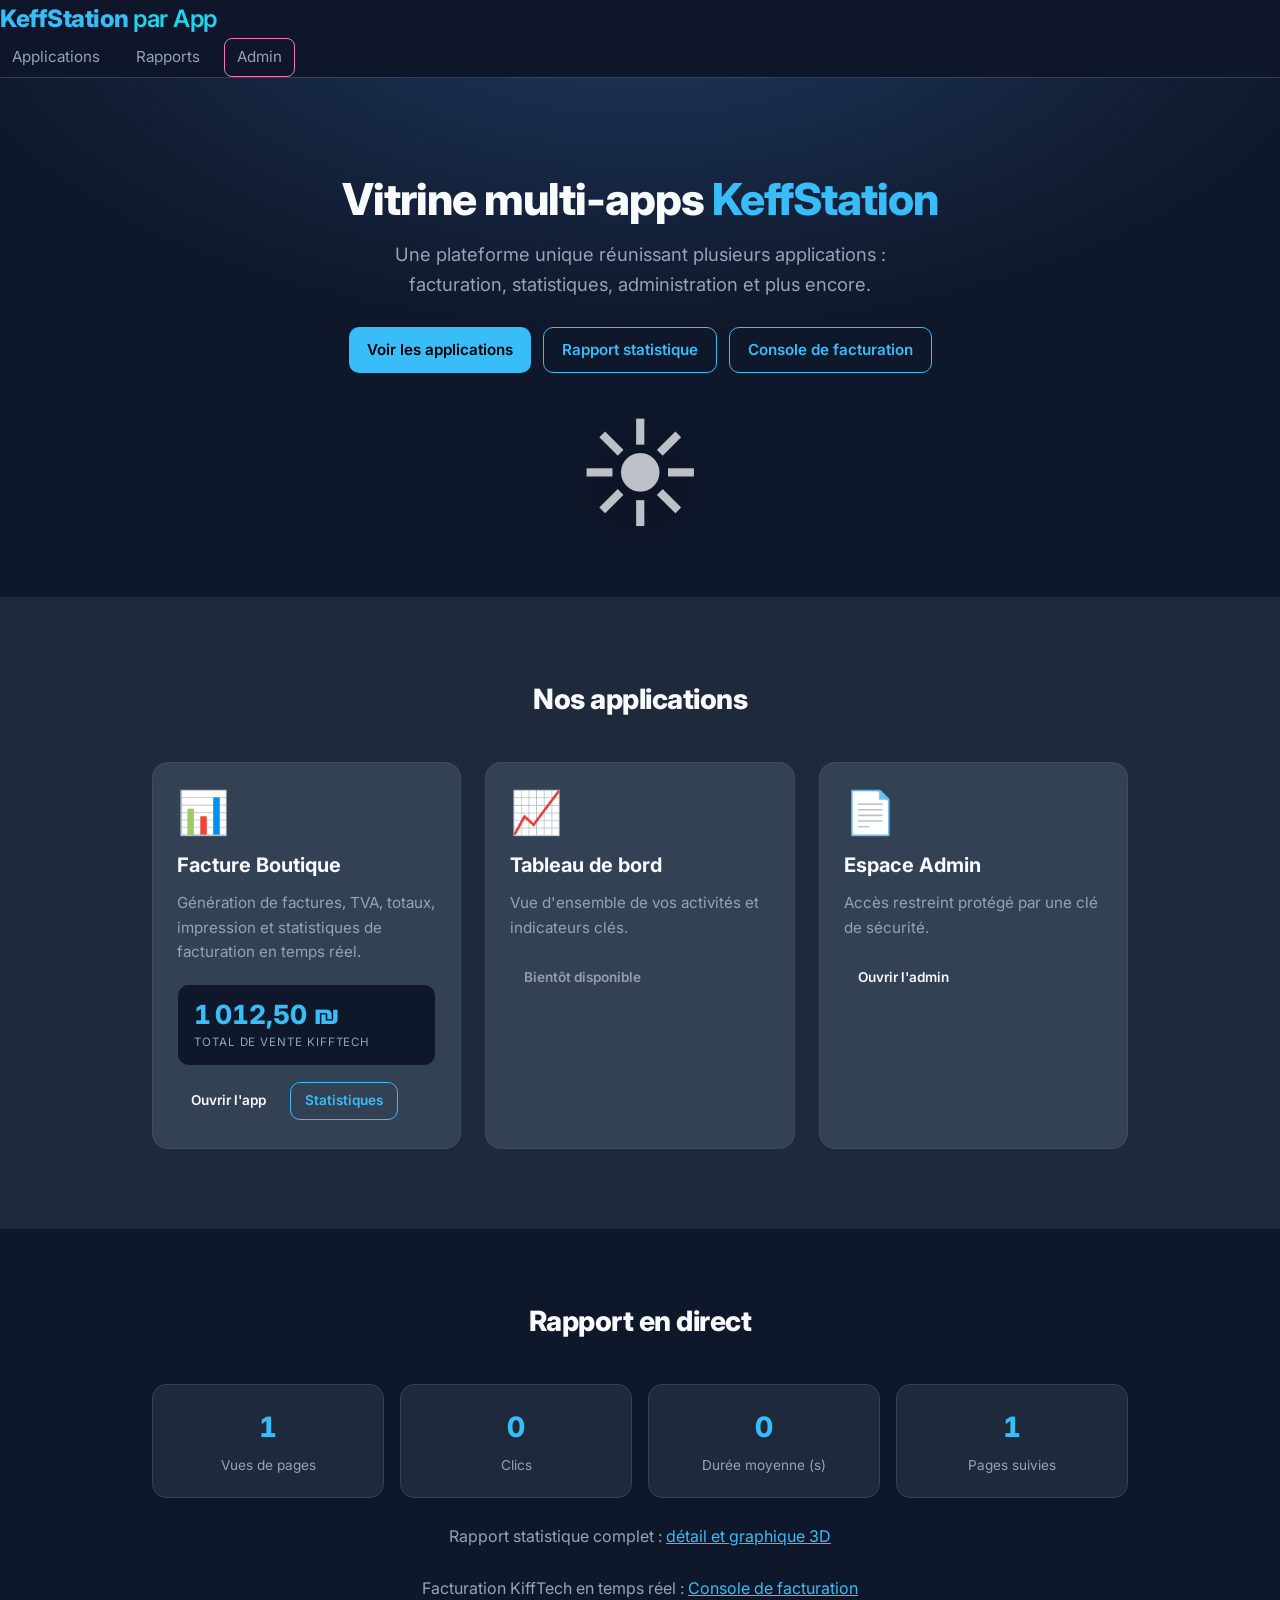
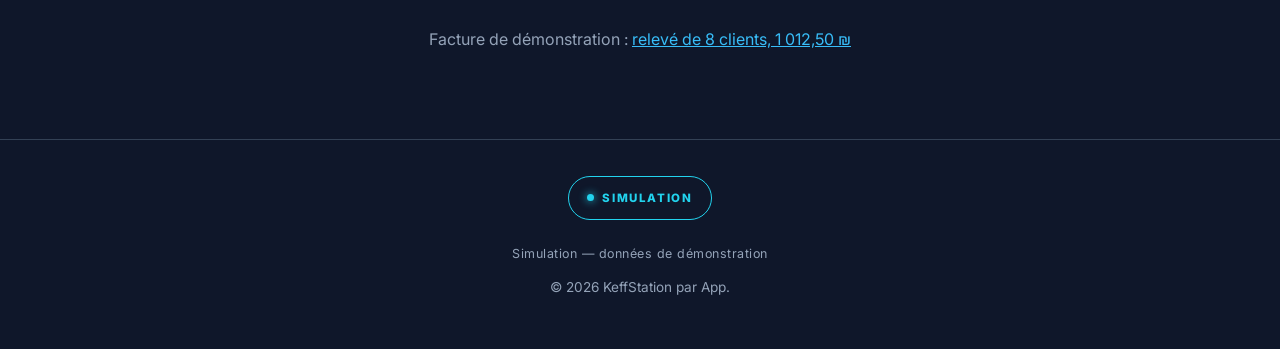
<file: index.html>
<!DOCTYPE html>
<html lang="fr">
<head>
  <meta charset="UTF-8">
  <meta name="viewport" content="width=device-width, initial-scale=1.0">
  <title>KeffStation - Vitrine multi-apps</title>
  <meta http-equiv="refresh" content="0; url=apps/vitrine/index.html">
  <meta name="robots" content="noindex">
  <style>
    body { font-family: system-ui, sans-serif; background:#0f172a; color:#fff; display:flex; align-items:center; justify-content:center; height:100vh; margin:0; }
    .card { background:#1e293b; padding:40px; border-radius:16px; box-shadow:0 20px 50px rgba(0,0,0,.5); text-align:center; border:1px solid #334155; }
    h1 { margin:0 0 12px; color:#38bdf8; }
    p { margin:0 0 20px; color:#cbd5e1; }
    a { color:#38bdf8; text-decoration:none; font-weight:600; }
    a:hover { text-decoration:underline; }
  </style>
</head>
<body>
  <div class="card">
    <h1>KeffStation</h1>
    <p>Redirection vers la vitrine multi-apps&#8230;</p>
    <p>Si vous n'&ecirc;tes pas redirig&eacute;, cliquez : <a href="apps/vitrine/index.html">Aller &agrave; la vitrine</a></p>
  </div>
  <script>location.replace('apps/vitrine/index.html');</script>
</body>
</html>
</file>
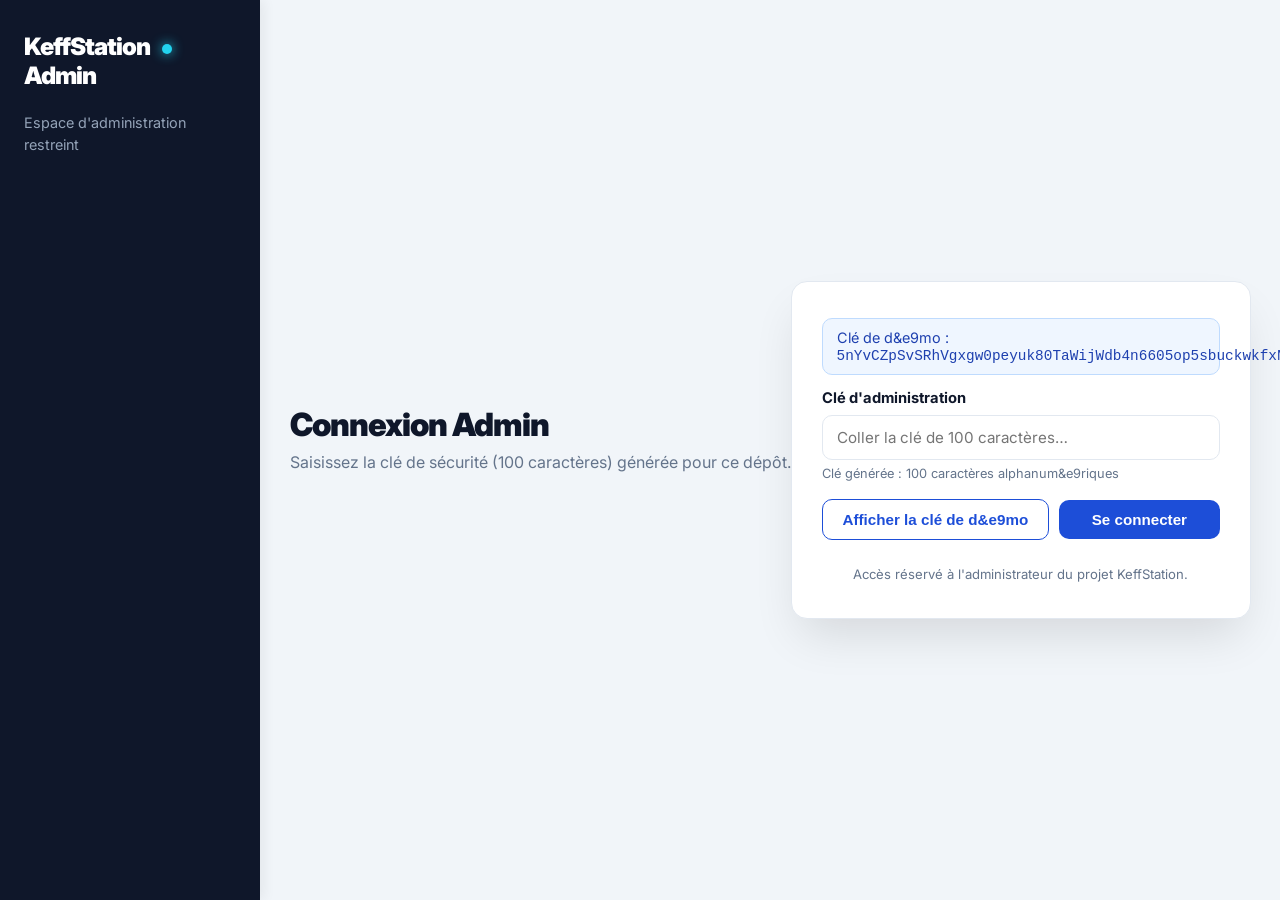
<file: apps/admin/index.html>
<!DOCTYPE html>
<html lang="fr">
<head>
  <meta charset="UTF-8">
  <meta name="viewport" content="width=device-width, initial-scale=1.0">
  <title>Admin - Connexion KeffStation</title>
  <link rel="stylesheet" href="css/style.css">
  <link href="https://fonts.googleapis.com/css2?family=Inter:wght@500;700;900&display=swap" rel="stylesheet">
  <script type="module">
    import { ADMIN_KEY } from './config.js';
    window.__KEFF_ADMIN_KEY = ADMIN_KEY;
  </script>
</head>
<body>

  <div class="admin-shell">
    <aside class="admin-sidebar">
      <div class="brand">KeffStation <span class="dot"></span>Admin</div>
      <p class="sub">Espace d'administration restreint</p>
    </aside>

    <main class="admin-main">
      <header class="admin-header">
        <h1>Connexion Admin</h1>
        <p>Saisissez la clé de sécurité (100 caractères) générée pour ce dépôt.</p>
      </header>

      <div class="card">
        <div class="alert alert-info" id="msgKey" style="display:none;">
          Clé de d&e9mo : <code id="codeKey"></code>
        </div>
        <form id="loginForm">
          <div class="field">
            <label for="adminKey">Clé d'administration</label>
            <input type="password" id="adminKey" name="adminKey" placeholder="Coller la clé de 100 caractères&#8230;" maxlength="200" autocomplete="off" required>
            <span class="hint">Clé générée : 100 caract&egrave;res alphanum&e9riques</span>
          </div>
          <div class="field-actions">
            <button type="button" id="btnShowKey" class="btn ghost">Afficher la clé de d&e9mo</button>
            <button type="submit" class="btn primary">Se connecter</button>
          </div>
          <div id="error" class="alert alert-error" style="display:none;">Clé incorrecte. Vérifiez la saisie.</div>
        </form>
        <div class="footer-note">
          Acc&egrave;s r&eacute;servé à l'administrateur du projet KeffStation.
        </div>
      </div>
    </main>
  </div>

  <script type="module" src="js/script.js"></script>
</body>
</html>
</file>
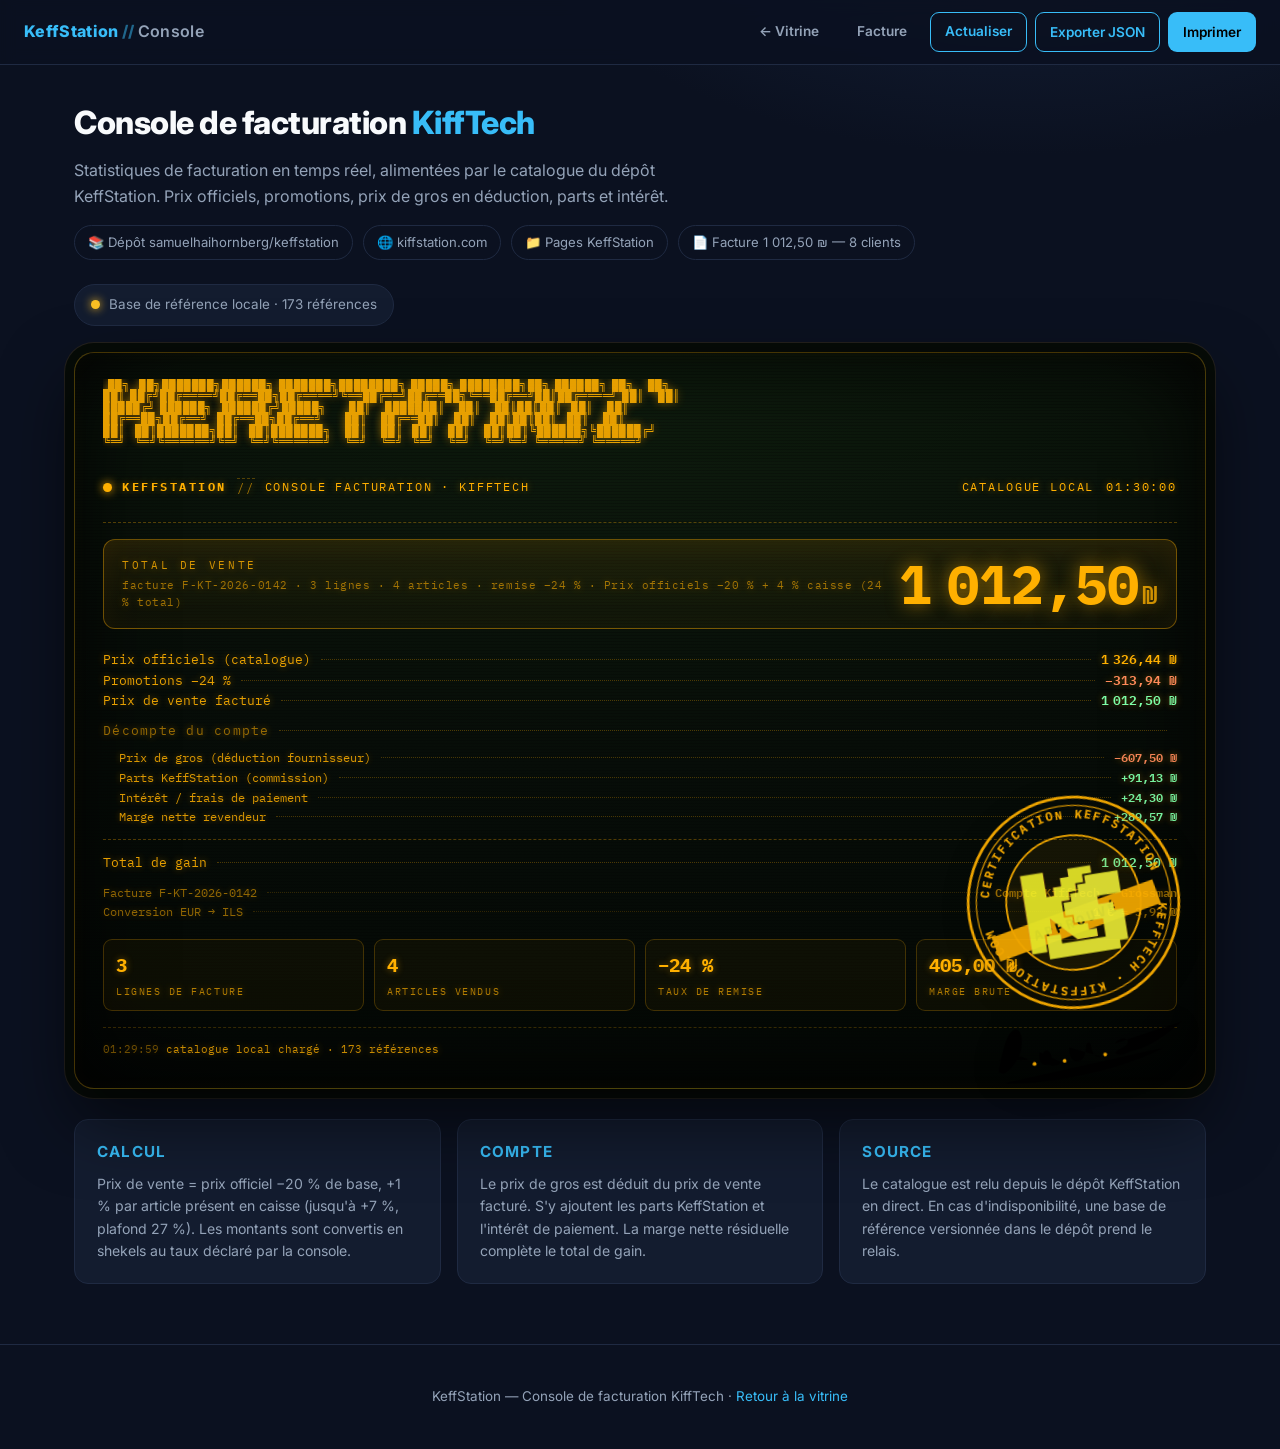
<file: apps/console/index.html>
<!DOCTYPE html>
<html lang="fr">
<head>
  <meta charset="UTF-8">
  <meta name="viewport" content="width=device-width, initial-scale=1.0">
  <title>Console de facturation - KeffStation x KiffTech</title>
  <meta name="description" content="Console KeffStation : statistiques de facturation KiffTech en temps reel, promotions, prix officiels, prix de gros, parts et interets.">
  <link rel="stylesheet" href="../shared/kifftech-console.css">
  <link rel="stylesheet" href="css/style.css">
  <link rel="preconnect" href="https://fonts.googleapis.com">
  <link rel="preconnect" href="https://fonts.gstatic.com" crossorigin>
  <link href="https://fonts.googleapis.com/css2?family=IBM+Plex+Mono:wght@400;600;700&family=VT323&family=Inter:wght@400;600;800&display=swap" rel="stylesheet">
</head>
<body>

  <nav class="topbar">
    <a class="brand" href="../vitrine/index.html">KeffStation <span class="sep">//</span> <span class="brand-sub">Console</span></a>
    <div class="topbar-actions">
      <a class="btn ghost" href="../vitrine/index.html">&#8592; Vitrine</a>
      <a class="btn ghost" href="../factureboutique/index.html">Facture</a>
      <a class="btn outline" id="btnSync" href="#" rel="noopener">Actualiser</a>
      <button class="btn outline" id="btnExport" type="button">Exporter JSON</button>
      <button class="btn primary" id="btnPrint" type="button">Imprimer</button>
    </div>
  </nav>

  <main class="shell">
    <section class="hero">
      <div class="hero-left">
        <h1>Console de facturation <span class="accent">KiffTech</span></h1>
        <p>Statistiques de facturation en temps r&eacute;el, aliment&eacute;es par le catalogue du d&eacute;p&ocirc;t KeffStation. Prix officiels, promotions, prix de gros en d&eacute;duction, parts et int&eacute;r&ecirc;t.</p>
        <div class="liens">
          <a class="lien" id="lienDepot" href="https://github.com/samuelhaihornberg/keffstation" target="_blank" rel="noopener">&#128279; D&eacute;p&ocirc;t keffstation</a>
          <a class="lien" id="lienSite" href="https://kiffstation.com" target="_blank" rel="noopener">&#127760; kiffstation.com</a>
          <a class="lien" id="lienPages" href="https://samuelhaihornberg.github.io/keffstation/" target="_blank" rel="noopener">&#128193; Pages KeffStation</a>
          <a class="lien" href="../simulation/index.html">&#128196; Facture 1 012,50 &#8362; &mdash; 8 clients</a>
        </div>
      </div>
      <div class="hero-right">
        <div class="puce" id="puceSource">
          <span class="pastille"></span>
          <span id="puceTexte">Connexion au catalogue…</span>
        </div>
      </div>
    </section>

    <section id="consoleZone" class="console-zone"></section>

    <section class="notes">
      <div class="note">
        <h3>Calcul</h3>
        <p>Prix de vente = prix officiel &minus;20 % de base, +1 % par article pr&eacute;sent en caisse (jusqu'&agrave; +7 %, plafond 27 %). Les montants sont convertis en shekels au taux d&eacute;clar&eacute; par la console.</p>
      </div>
      <div class="note">
        <h3>Compte</h3>
        <p>Le prix de gros est d&eacute;duit du prix de vente factur&eacute;. S'y ajoutent les parts KeffStation et l'int&eacute;r&ecirc;t de paiement. La marge nette r&eacute;siduelle compl&egrave;te le total de gain.</p>
      </div>
      <div class="note">
        <h3>Source</h3>
        <p>Le catalogue est relu depuis le d&eacute;p&ocirc;t KeffStation en direct. En cas d'indisponibilit&eacute;, une base de r&eacute;f&eacute;rence versionn&eacute;e dans le d&eacute;p&ocirc;t prend le relais.</p>
      </div>
    </section>
  </main>

  <footer class="footer">
    <p>KeffStation &mdash; Console de facturation KiffTech &middot; <a href="../vitrine/index.html">Retour &agrave; la vitrine</a></p>
  </footer>

  <script src="../shared/kifftech-engine.js"></script>
  <script src="../shared/kifftech-console.js"></script>
  <script src="js/script.js"></script>
</body>
</html>
</file>
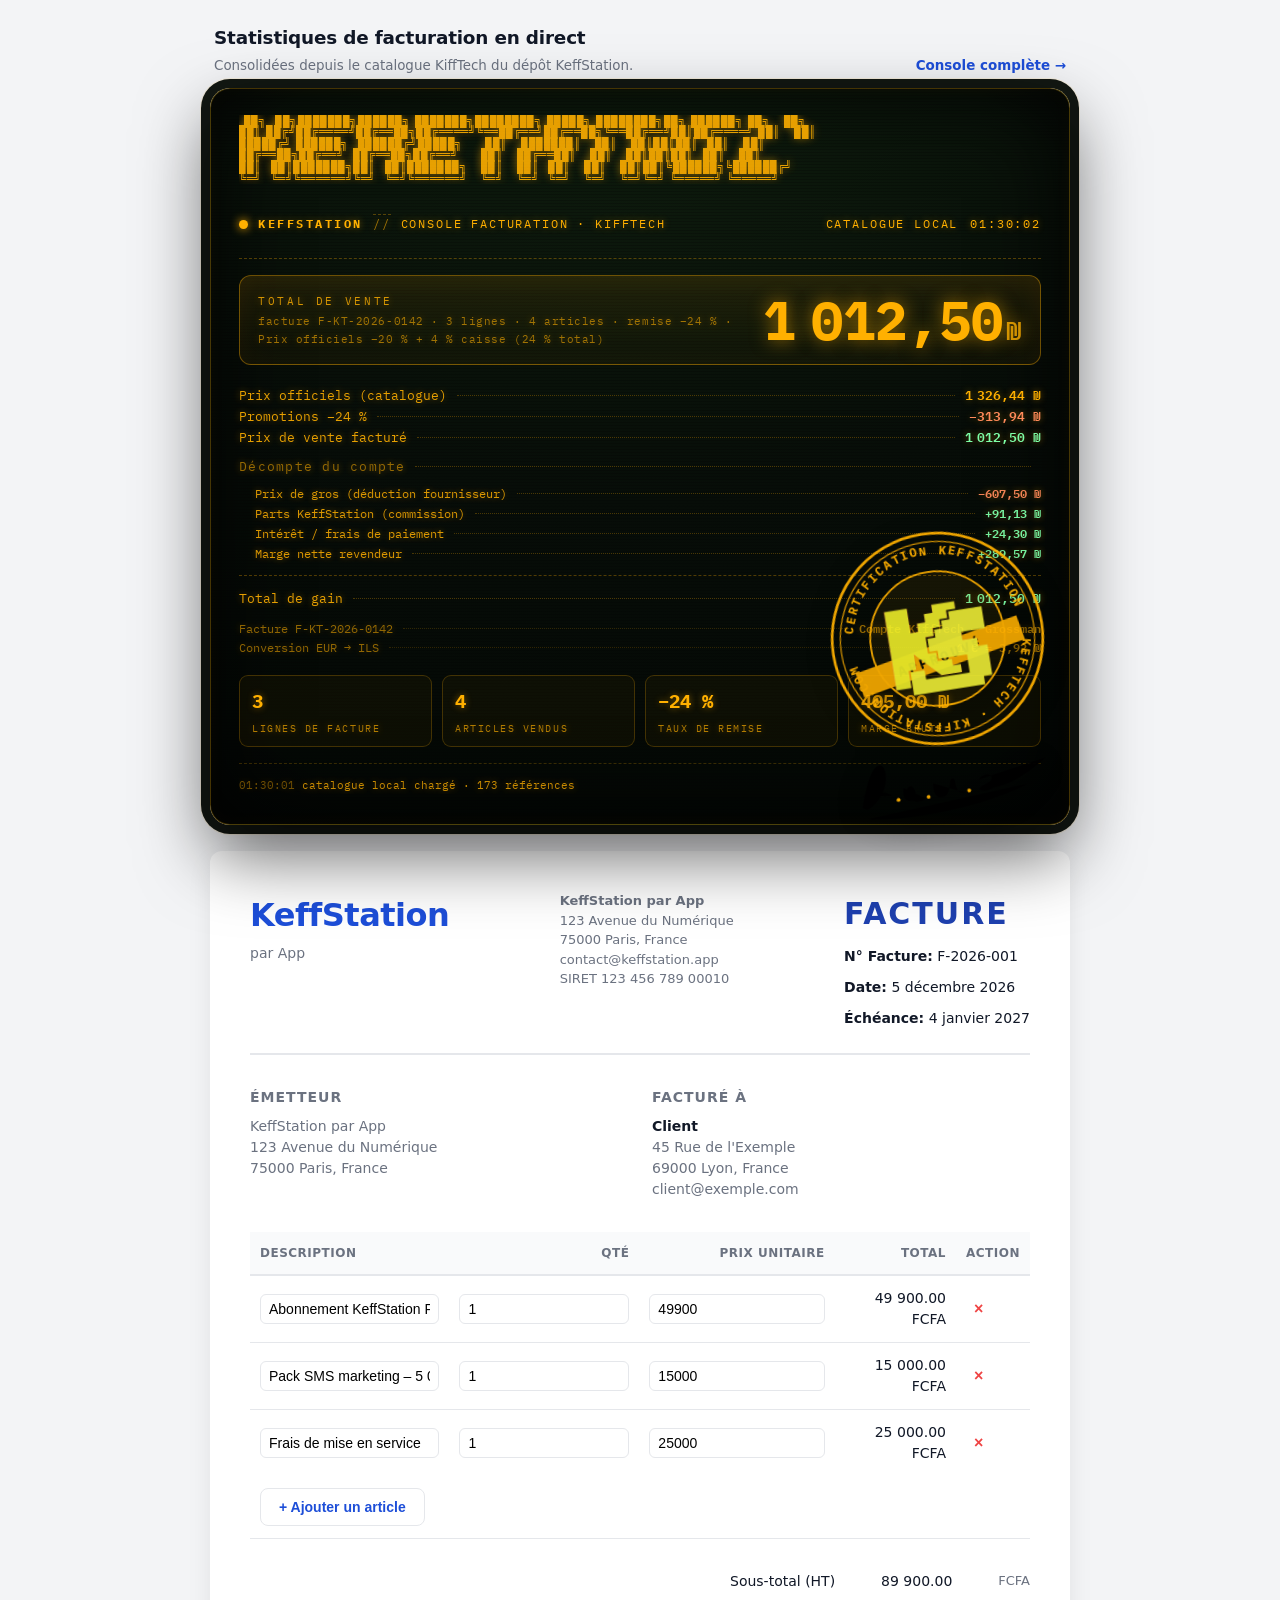
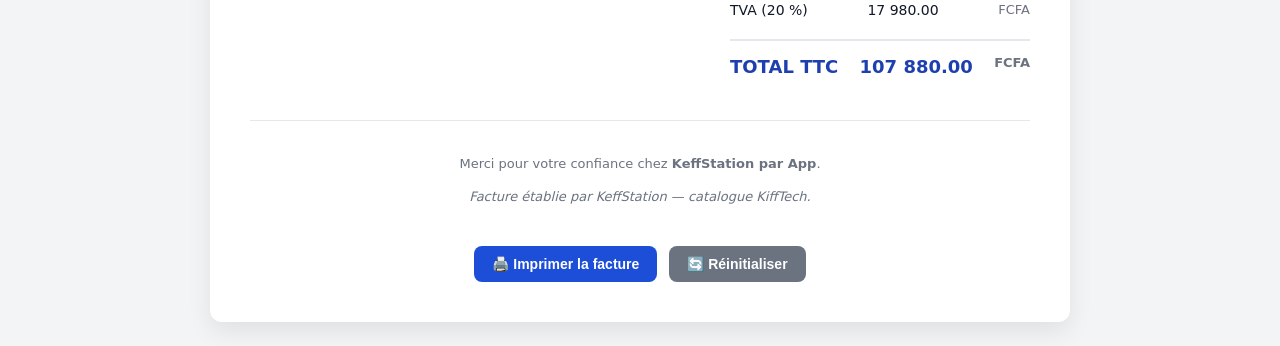
<file: apps/factureboutique/index.html>
<!DOCTYPE html>
<html lang="fr">
<head>
  <meta charset="UTF-8">
  <meta name="viewport" content="width=device-width, initial-scale=1.0">
  <title>Facture - KeffStation par App</title>
  <link rel="stylesheet" href="css/style.css">
  <link rel="stylesheet" href="../shared/kifftech-console.css">
  <link rel="preconnect" href="https://fonts.googleapis.com">
  <link rel="preconnect" href="https://fonts.gstatic.com" crossorigin>
  <link href="https://fonts.googleapis.com/css2?family=IBM+Plex+Mono:wght@400;600;700&family=VT323&display=swap" rel="stylesheet">
</head>
<body>

  <section class="console-bloc">
    <div class="console-bloc-tete">
      <div>
        <h2>Statistiques de facturation en direct</h2>
        <p>Consolid&eacute;es depuis le catalogue KiffTech du d&eacute;p&ocirc;t KeffStation.</p>
      </div>
      <a class="console-bloc-lien" href="../console/index.html">Console compl&egrave;te &rarr;</a>
    </div>
    <div id="consoleZone"></div>
  </section>

  <div class="invoice-container">

    <header class="invoice-header">
      <div class="brand">
        <div class="logo">KeffStation</div>
        <div class="subtitle">par App</div>
      </div>
      <div class="company">
        <strong>KeffStation par App</strong><br>
        123 Avenue du Numérique<br>
        75000 Paris, France<br>
        contact@keffstation.app<br>
        SIRET 123 456 789 00010
      </div>
      <div class="meta">
        <h1>FACTURE</h1>
        <div class="meta-grid">
          <div><strong>N° Facture:</strong> <span id="invoice-number">F-2026-001</span></div>
          <div><strong>Date:</strong> <span id="invoice-date"></span></div>
          <div><strong>Échéance:</strong> <span id="invoice-due"></span></div>
        </div>
      </div>
    </header>

    <div class="parties">
      <div class="party from">
        <h3>Émetteur</h3>
        <div id="from-details">
          KeffStation par App<br>
          123 Avenue du Numérique<br>
          75000 Paris, France
        </div>
      </div>
      <div class="party to">
        <h3>Facturé à</h3>
        <div id="to-details" contenteditable="true">
          <strong>Client</strong><br>
          45 Rue de l'Exemple<br>
          69000 Lyon, France<br>
          client@exemple.com
        </div>
      </div>
    </div>

    <table class="items-table">
      <thead>
        <tr>
          <th>Description</th>
          <th class="right">Qté</th>
          <th class="right">Prix unitaire</th>
          <th class="right">Total</th>
          <th>Action</th>
        </tr>
      </thead>
      <tbody id="items-body"></tbody>
      <tfoot>
        <tr>
          <td colspan="4">
            <button type="button" id="add-row">+ Ajouter un article</button>
          </td>
          <td></td>
        </tr>
      </tfoot>
    </table>

    <div class="totals">
      <div class="total-row">
        <span>Sous-total (HT)</span>
        <span class="right" id="subtotal">0,00</span> <span class="currency">FCFA</span>
      </div>
      <div class="total-row">
        <span>TVA (20 %)</span>
        <span class="right" id="tax">0,00</span> <span class="currency">FCFA</span>
      </div>
      <div class="total-row grand">
        <span>TOTAL TTC</span>
        <span class="right" id="grand-total">0,00</span> <span class="currency">FCFA</span>
      </div>
    </div>

    <div class="footer">
      <p>Merci pour votre confiance chez <strong>KeffStation par App</strong>.</p>
      <p><em>Facture &eacute;tablie par KeffStation &mdash; catalogue KiffTech.</em></p>
    </div>

    <div class="actions">
      <button onclick="window.print()">🖨️ Imprimer la facture</button>
      <button id="reset-form">🔄 Réinitialiser</button>
    </div>

  </div>

  <script src="../shared/kifftech-engine.js"></script>
  <script src="../shared/kifftech-console.js"></script>
  <script src="js/script.js"></script>
</body>
</html>
</file>
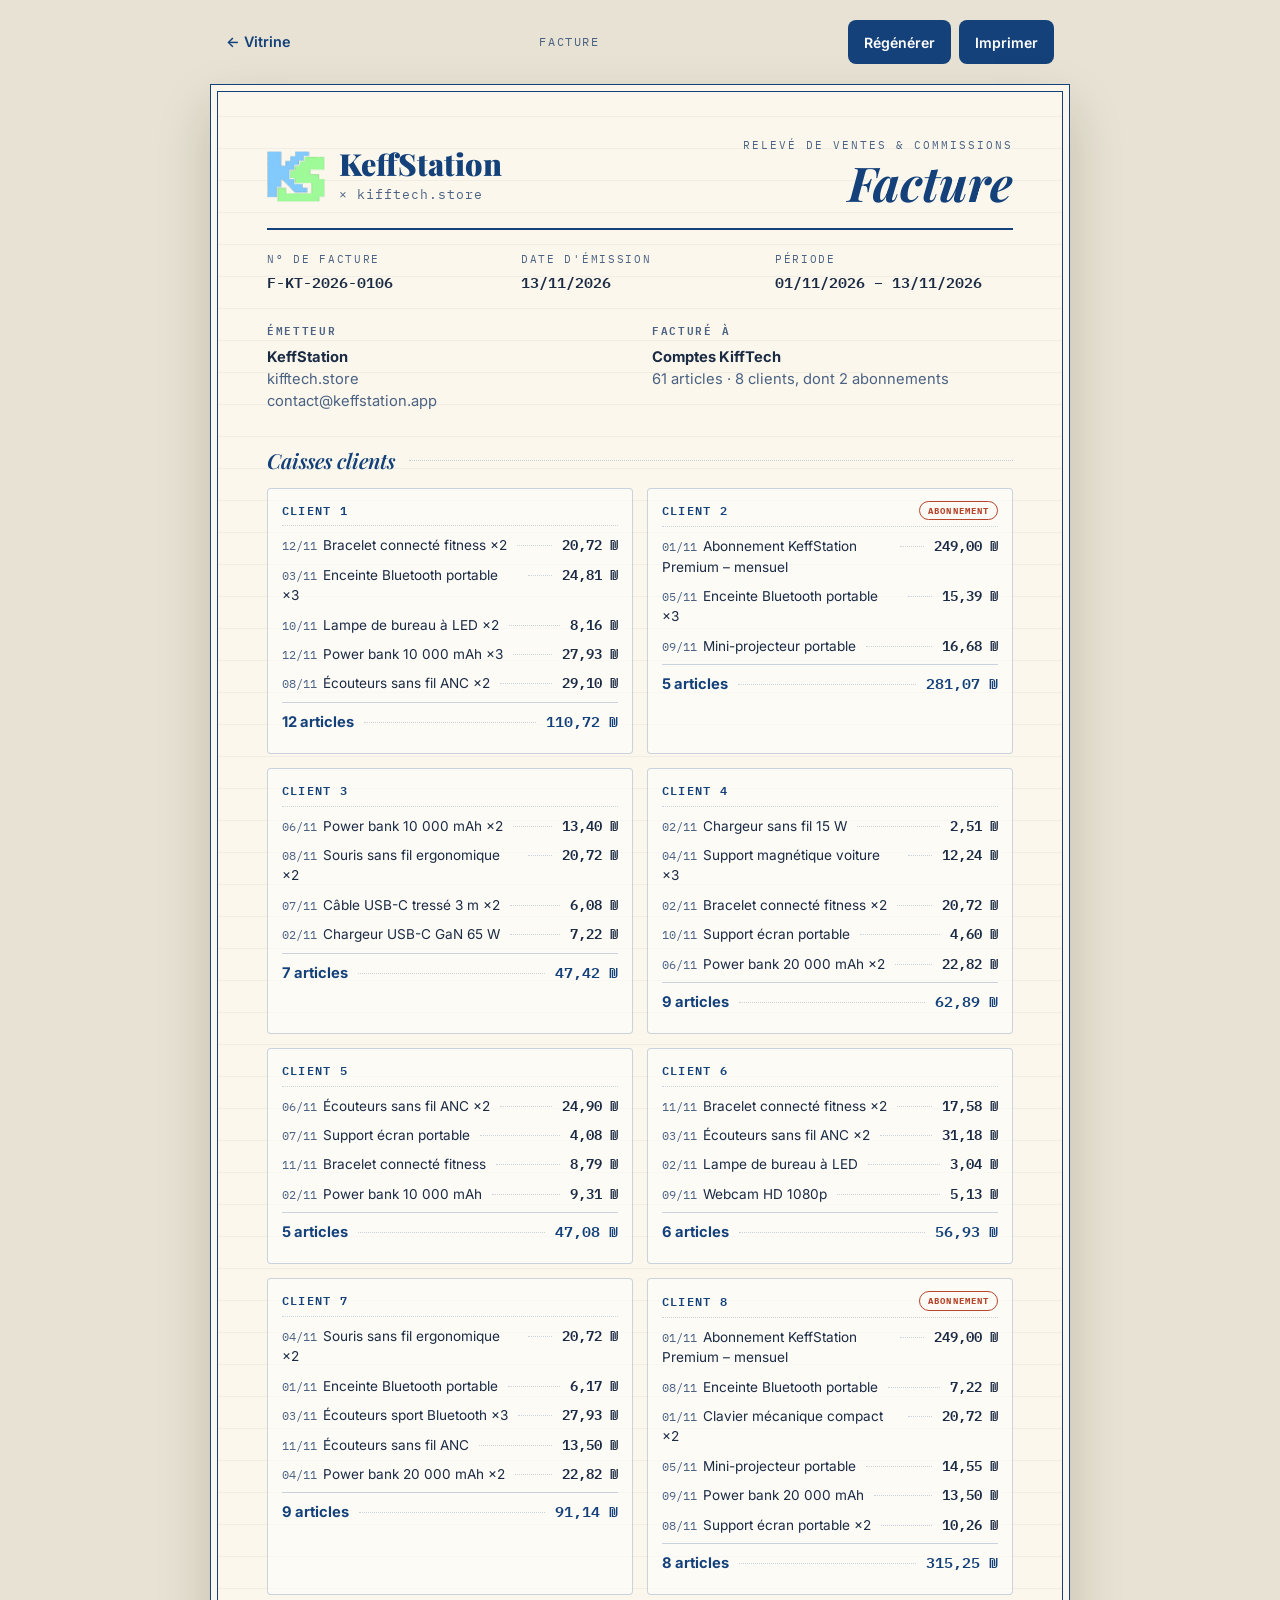
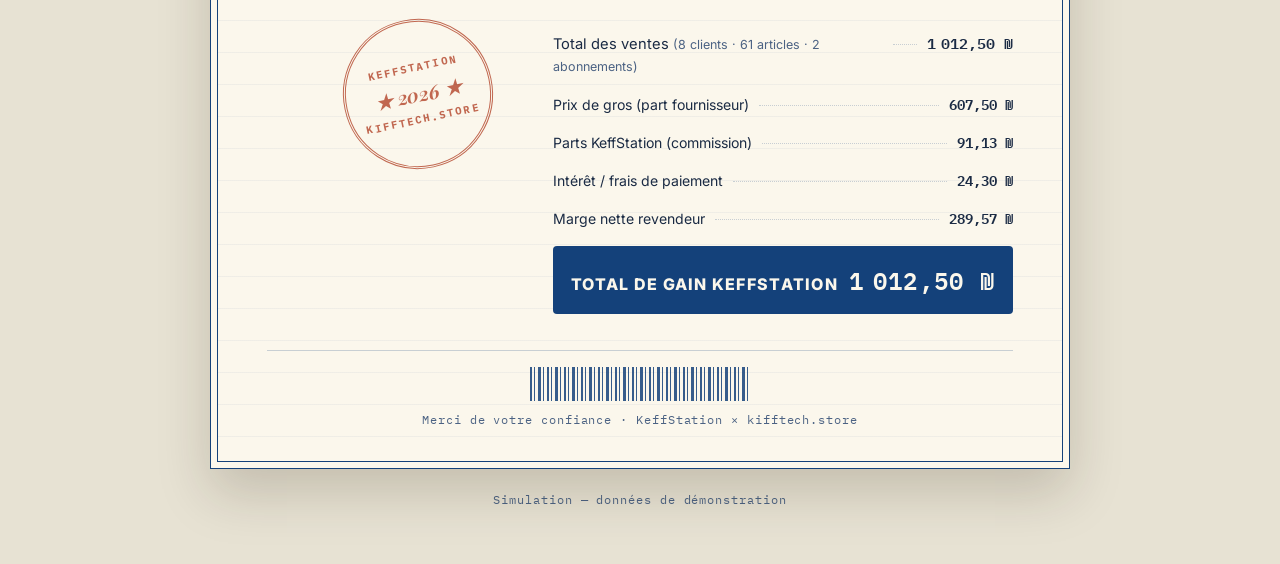
<file: apps/simulation/index.html>
<!DOCTYPE html>
<html lang="fr">
<head>
  <meta charset="UTF-8">
  <meta name="viewport" content="width=device-width, initial-scale=1.0">
  <title>Facture &mdash; KeffStation &times; kifftech.store</title>
  <link rel="stylesheet" href="css/style.css">
  <link rel="preconnect" href="https://fonts.googleapis.com">
  <link rel="preconnect" href="https://fonts.gstatic.com" crossorigin>
  <link href="https://fonts.googleapis.com/css2?family=IBM+Plex+Mono:wght@400;600;700&family=Inter:wght@400;600;700;800&family=Playfair+Display:ital,wght@0,700;0,900;1,600;1,700&display=swap" rel="stylesheet">
</head>
<body>

  <nav class="barre">
    <a class="barre-retour" href="../vitrine/index.html">&larr; Vitrine</a>
    <span class="barre-titre">Facture</span>
    <span class="barre-actions">
      <button type="button" class="barre-action" id="btnRegenerer">Régénérer</button>
      <button type="button" class="barre-action" id="btnImprimer">Imprimer</button>
    </span>
  </nav>

  <main class="page">
    <article class="facture" aria-labelledby="titre-facture">

      <header class="entete">
        <div class="marque">
          <img class="marque-logo" src="../../assets/logo-kiffstation.png" alt="">
          <div>
            <div class="marque-nom">KeffStation</div>
            <div class="marque-partenaire">× kifftech.store</div>
          </div>
        </div>
        <div class="titre">
          <p class="surtitre">Relevé de ventes &amp; commissions</p>
          <h1 id="titre-facture">Facture</h1>
        </div>
      </header>

      <dl class="meta">
        <div><dt>N° de facture</dt><dd id="numero"></dd></div>
        <div><dt>Date d'émission</dt><dd id="date"></dd></div>
        <div><dt>Période</dt><dd id="periode"></dd></div>
      </dl>

      <section class="parties">
        <div>
          <h2>Émetteur</h2>
          <p><strong>KeffStation</strong><br>kifftech.store<br>contact@keffstation.app</p>
        </div>
        <div>
          <h2>Facturé à</h2>
          <p><strong>Comptes KiffTech</strong><br><span id="facture-detail"></span></p>
        </div>
      </section>

      <section class="bloc">
        <h2 class="bloc-titre">Caisses clients</h2>
        <div class="caisses" id="caisses"></div>
      </section>

      <section class="recap">
        <div class="ligne"><span>Total des ventes <span class="recap-detail" id="recap-detail"></span></span><span class="pointilles"></span><span class="val" id="recap-ventes"></span></div>
        <div class="ligne recap-part"><span>Prix de gros (part fournisseur)</span><span class="pointilles"></span><span class="val" id="recap-gros"></span></div>
        <div class="ligne recap-part"><span>Parts KeffStation (commission)</span><span class="pointilles"></span><span class="val" id="recap-parts"></span></div>
        <div class="ligne recap-part"><span>Intérêt / frais de paiement</span><span class="pointilles"></span><span class="val" id="recap-interet"></span></div>
        <div class="ligne recap-part"><span>Marge nette revendeur</span><span class="pointilles"></span><span class="val" id="recap-marge"></span></div>
        <div class="ligne total"><span>Total de gain KeffStation</span><span class="val" id="recap-total"></span></div>
        <div class="tampon" aria-hidden="true">
          <span>KeffStation</span>
          <b>&#9733; 2026 &#9733;</b>
          <span>kifftech.store</span>
        </div>
      </section>

      <footer class="pied">
        <div class="code-barre" aria-hidden="true"></div>
        <p>Merci de votre confiance · KeffStation × kifftech.store</p>
      </footer>

    </article>

    <footer class="pied-general">
      <p>Simulation &mdash; donn&eacute;es de d&eacute;monstration</p>
    </footer>
  </main>

  <script src="js/script.js"></script>
</body>
</html>
</file>
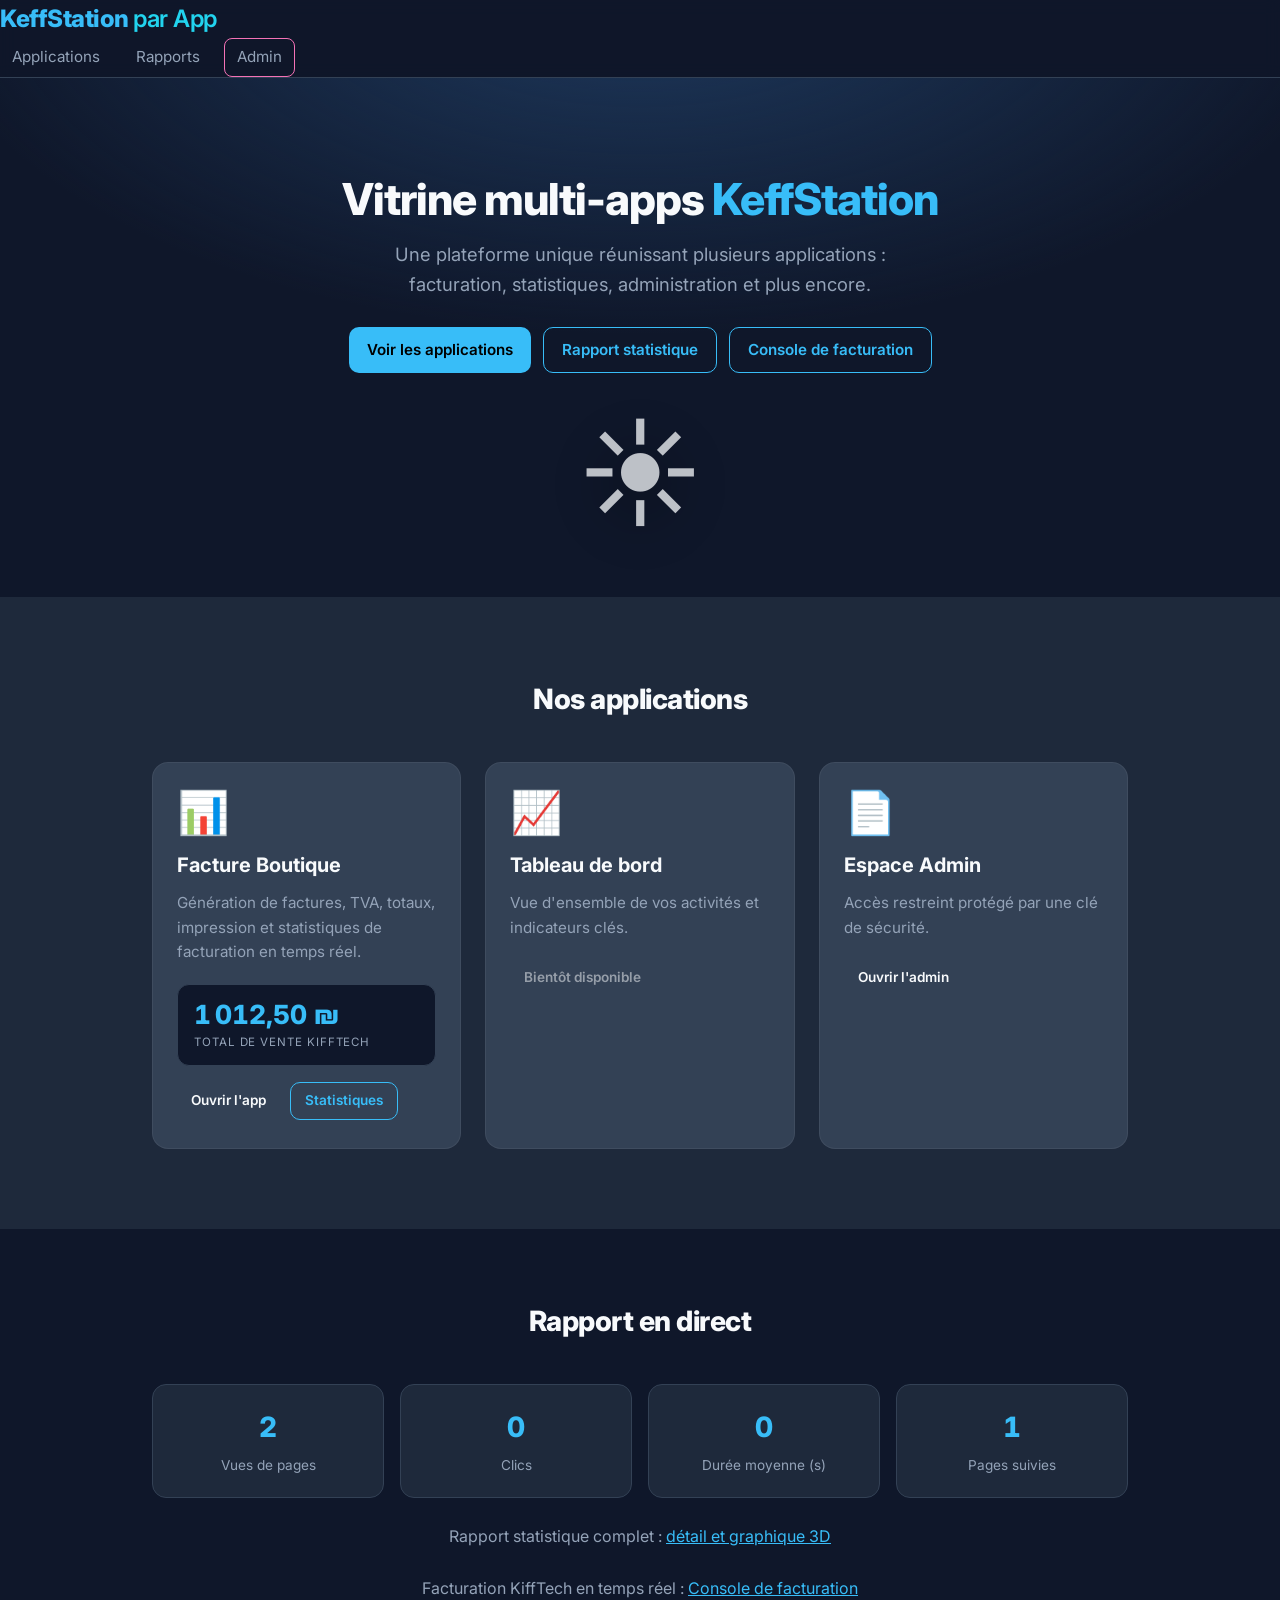
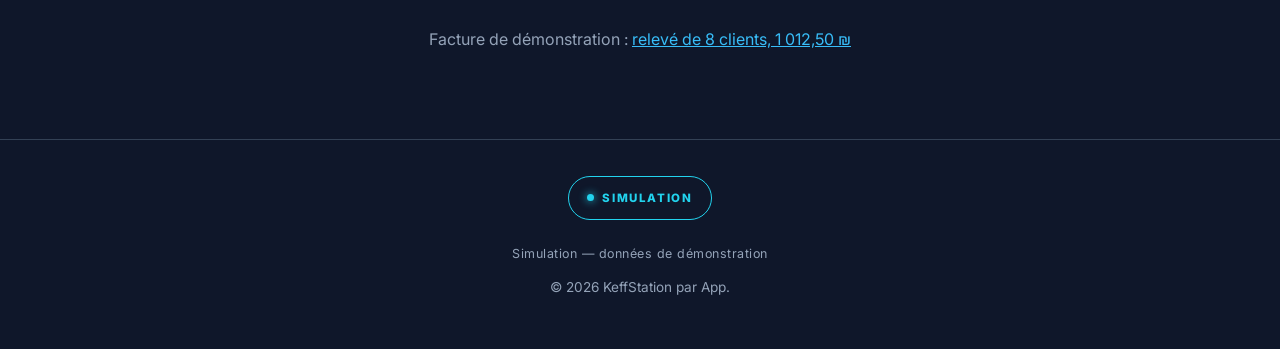
<file: apps/vitrine/index.html>
<!DOCTYPE html>
<html lang="fr">
<head>
  <meta charset="UTF-8">
  <meta name="viewport" content="width=device-width, initial-scale=1.0">
  <title>Vitrine - KeffStation multi-apps</title>
  <link rel="stylesheet" href="css/style.css">
  <link rel="preconnect" href="https://fonts.googleapis.com">
  <link href="https://fonts.googleapis.com/css2?family=Inter:wght@400;600;800&display=swap" rel="stylesheet">
</head>
<body>

  <nav class="navbar">
    <div class="brand">KeffStation <span class="badge">par App</span></div>
    <div class="nav-links">
      <a href="#applications">Applications</a>
      <a href="#rapports">Rapports</a>
      <a href="#" class="btn-admin" id="btnAdmin">Admin</a>
    </div>
  </nav>

  <section class="hero">
    <div class="hero-content">
      <h1>Vitrine multi-apps <span class="accent">KeffStation</span></h1>
      <p>Une plateforme unique r&eacute;unissant plusieurs applications : facturation, statistiques, administration et plus encore.</p>
      <div class="hero-actions">
        <a href="#applications" class="btn btn-primary">Voir les applications</a>
        <a href="../stats/index.html" class="btn btn-outline">Rapport statistique</a>
        <a href="../console/index.html" class="btn btn-outline">Console de facturation</a>
      </div>
    </div>
    <div class="hero-visual">
      <div class="mountain-icon">&#9728;</div>
    </div>
  </section>

  <section id="applications" class="apps-section">
    <div class="container">
      <h2>Nos applications</h2>
      <div class="apps-grid">
        <article class="app-card app-card-facture">
          <div class="app-icon">&#128202;</div>
          <h3>Facture Boutique</h3>
          <p>G&eacute;n&eacute;ration de factures, TVA, totaux, impression et statistiques de facturation en temps r&eacute;el.</p>
          <div class="app-kpi" id="appKpi">
            <div class="app-kpi-valeur" id="appKpiValeur">&mdash;</div>
            <div class="app-kpi-libelle">Total de vente KiffTech</div>
          </div>
          <div class="app-actions">
            <a href="../factureboutique/index.html" class="btn btn-sm">Ouvrir l'app</a>
            <a href="../console/index.html" class="btn btn-sm btn-outline">Statistiques</a>
          </div>
        </article>
        <article class="app-card">
          <div class="app-icon">&#128200;</div>
          <h3>Tableau de bord</h3>
          <p>Vue d'ensemble de vos activit&eacute;s et indicateurs cl&eacute;s.</p>
          <a href="#" class="btn btn-sm disabled">Bient&ocirc;t disponible</a>
        </article>
        <article class="app-card">
          <div class="app-icon">&#128196;</div>
          <h3>Espace Admin</h3>
          <p>Acc&egrave;s restreint prot&eacute;g&eacute; par une cl&eacute; de s&eacute;curit&eacute;.</p>
          <a href="#" class="btn btn-sm" id="btnOpenAdmin">Ouvrir l'admin</a>
        </article>
      </div>
    </div>
  </section>

  <section id="rapports" class="stats-section">
    <div class="container">
      <h2>Rapport en direct</h2>
      <div class="stat-row">
        <div class="stat">
          <div class="stat-value" id="statViews">-</div>
          <div class="stat-label">Vues de pages</div>
        </div>
        <div class="stat">
          <div class="stat-value" id="statClicks">-</div>
          <div class="stat-label">Clics</div>
        </div>
        <div class="stat">
          <div class="stat-value" id="statDuration">-</div>
          <div class="stat-label">Dur&eacute;e moyenne (s)</div>
        </div>
        <div class="stat">
          <div class="stat-value" id="statPages">-</div>
          <div class="stat-label">Pages suivies</div>
        </div>
      </div>
      <p class="note">Rapport statistique complet : <a href="../stats/index.html">d&eacute;tail et graphique 3D</a></p>
      <p class="note">Facturation KiffTech en temps r&eacute;el : <a href="../console/index.html">Console de facturation</a></p>
      <p class="note">Facture de d&eacute;monstration : <a href="../simulation/index.html">relev&eacute; de 8 clients, 1 012,50 &#8362;</a></p>
    </div>
  </section>

  <footer class="footer">
    <div class="container">
      <a href="../simulation/index.html" class="badge-simulation" title="Voir la simulation de facture">Simulation</a>
      <p class="mention-demo">Simulation &mdash; donn&eacute;es de d&eacute;monstration</p>
      <p>&copy; 2026 KeffStation par App.</p>
    </div>
  </footer>

  <script src="../shared/kifftech-engine.js"></script>
  <script src="../shared/kifftech-console.js"></script>
  <script src="js/script.js"></script>
</body>
</html>
</file>
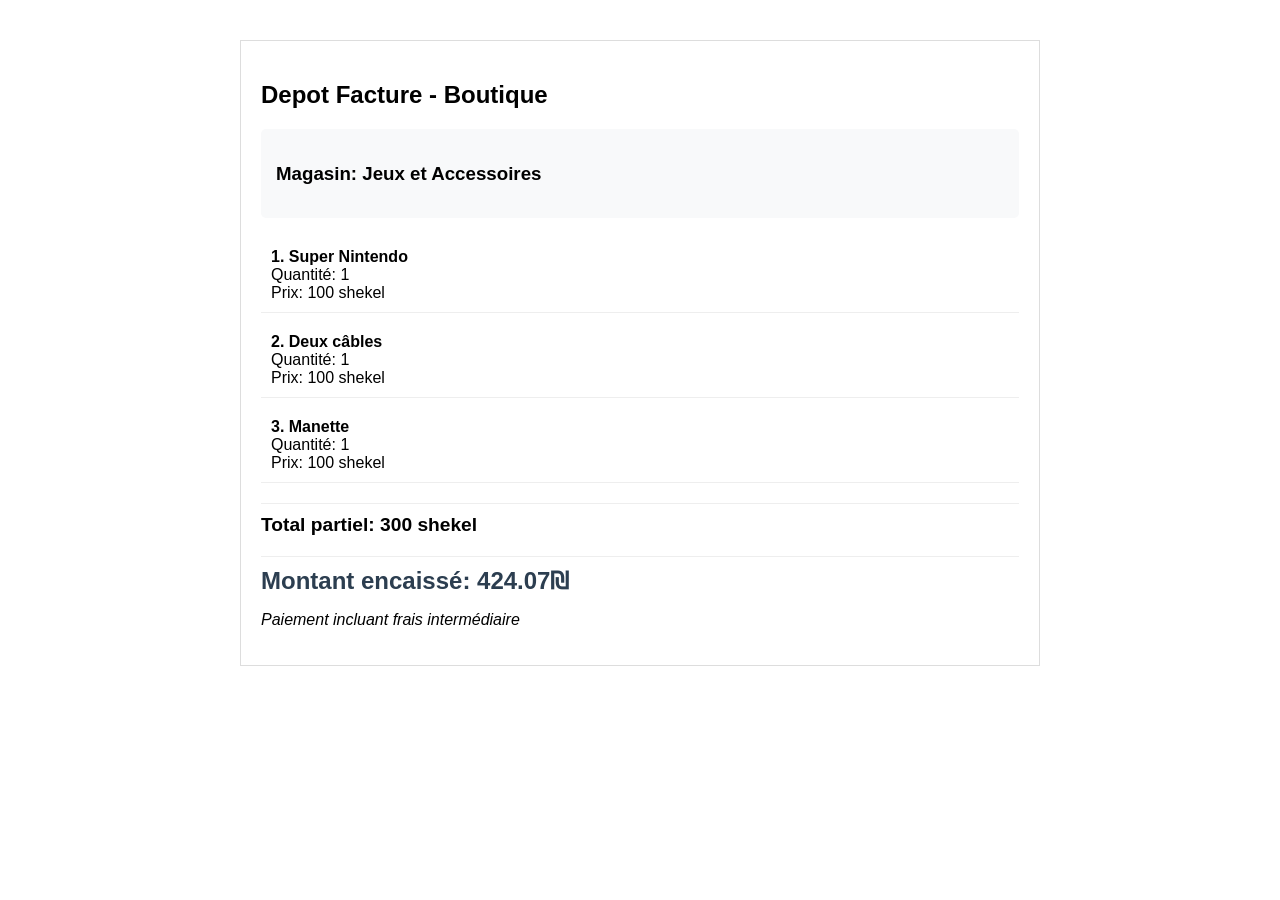
<file: depo_facture_boutique.html>
<!DOCTYPE html>
<html lang="he" dir="he">
<head>
    <meta charset="UTF-8">
    <meta name="viewport" content="width=device-width, initial-scale=1.0">
    <title>Depot Facture Boutique</title>
    <style>
        body { font-family: Arial, sans-serif; max-width: 800px; margin: 0 auto; padding: 20px; }
        .invoice { border: 1px solid #ddd; padding: 20px; margin: 20px 0; }
        .product { margin: 10px 0; padding: 10px; border-bottom: 1px solid #eee; }
        .total { font-size: 1.2em; font-weight: bold; margin-top: 20px; border-top: 1px solid #eee; padding-top: 10px; }
        .shekel { color: #888; }
        .boutique { background: #f8f9fa; padding: 15px; margin: 20px 0; border-radius: 5px; }
    </style>
</head>
<body>
    <div class="invoice">
        <h2>Depot Facture - Boutique</h2>
        
        <div class="boutique">
            <h3>Magasin: Jeux et Accessoires</h3>
        </div>
        
        <div class="product">
            <strong>1. Super Nintendo</strong><br>
            Quantité: 1<br>
            Prix: 100 shekel
        </div>
        
        <div class="product">
            <strong>2. Deux câbles</strong><br>
            Quantité: 1<br>
            Prix: 100 shekel
        </div>
        
        <div class="product">
            <strong>3. Manette</strong><br>
            Quantité: 1<br>
            Prix: 100 shekel
        </div>
        
        <div class="total">
            Total partiel: 300 shekel
        </div>
        
        <div class="total" style="margin-top: 20px; font-size: 1.5em; color: #2c3e50;">
            Montant encaissé: 424.07₪
        </div>
        
        <p><em>Paiement incluant frais intermédiaire</em></p>
    </div>
</body>
</html>
</file>
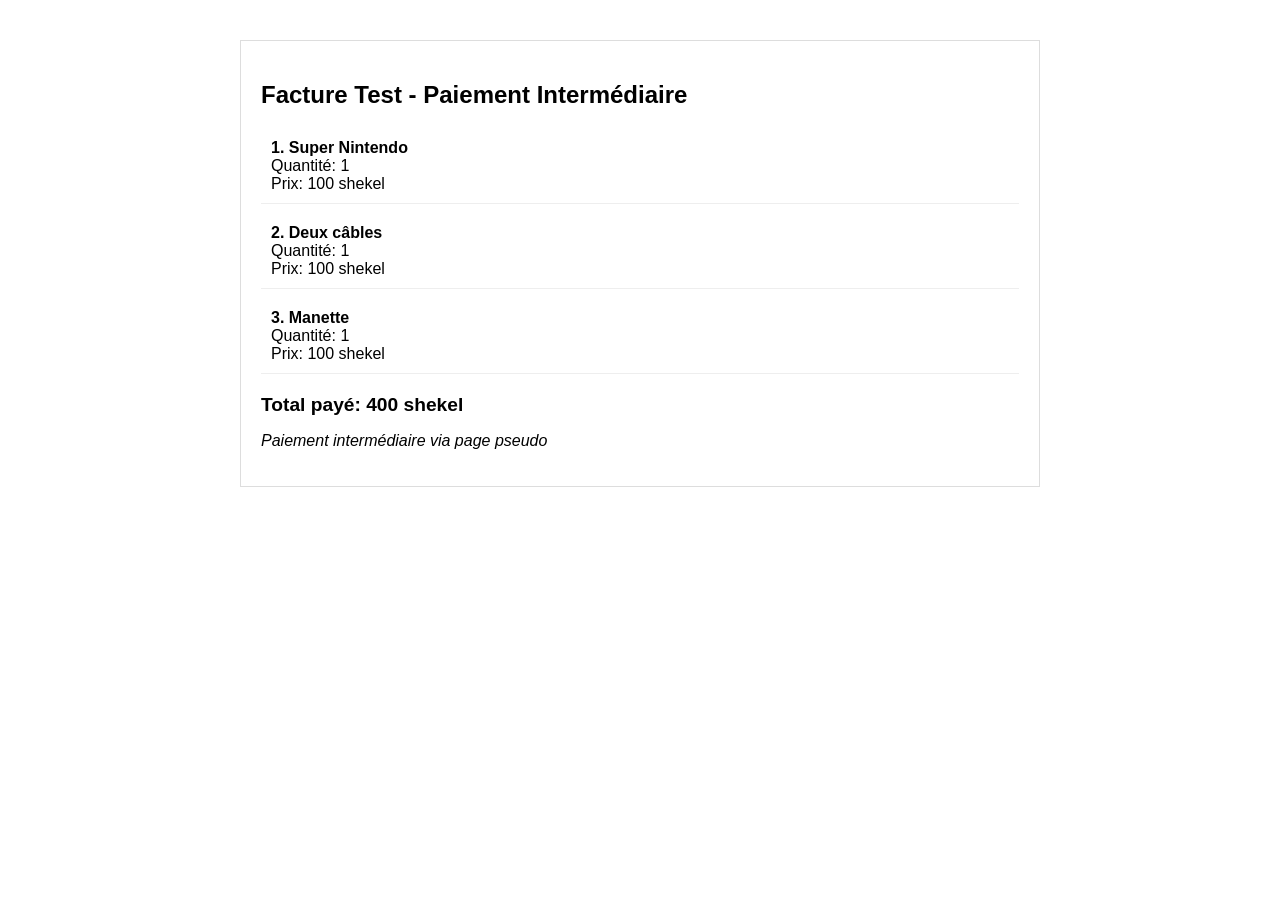
<file: facture_test.html>
<!DOCTYPE html>
<html lang="he" dir="he">
<head>
    <meta charset="UTF-8">
    <meta name="viewport" content="width=device-width, initial-scale=1.0">
    <title>Facture Test - Paiement Intermédiaire</title>
    <style>
        body { font-family: Arial, sans-serif; max-width: 800px; margin: 0 auto; padding: 20px; }
        .invoice { border: 1px solid #ddd; padding: 20px; margin: 20px 0; }
        .product { margin: 10px 0; padding: 10px; border-bottom: 1px solid #eee; }
        .total { font-size: 1.2em; font-weight: bold; margin-top: 20px; }
        .shekel { color: #888; }
    </style>
</head>
<body>
    <div class="invoice">
        <h2>Facture Test - Paiement Intermédiaire</h2>
        
        <div class="product">
            <strong>1. Super Nintendo</strong><br>
            Quantité: 1<br>
            Prix: 100 shekel
        </div>
        
        <div class="product">
            <strong>2. Deux câbles</strong><br>
            Quantité: 1<br>
            Prix: 100 shekel
        </div>
        
        <div class="product">
            <strong>3. Manette</strong><br>
            Quantité: 1<br>
            Prix: 100 shekel
        </div>
        
        <div class="total">
            Total payé: 400 shekel
        </div>
        
        <p><em>Paiement intermédiaire via page pseudo</em></p>
    </div>
</body>
</html>
</file>
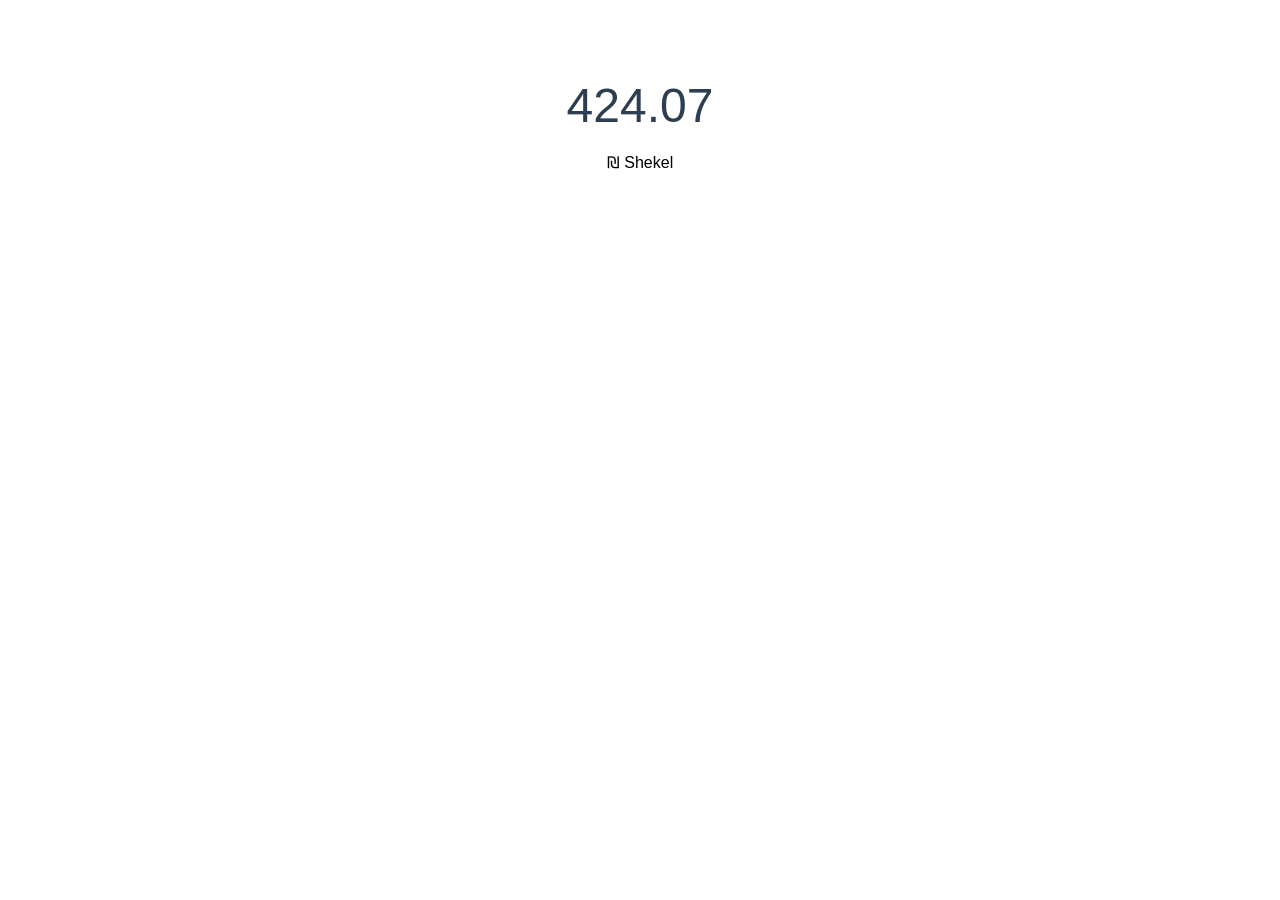
<file: prix_shekel.html>
<!DOCTYPE html>
<html lang="he" dir="he">
<head>
    <meta charset="UTF-8">
    <meta name="viewport" content="width=device-width, initial-scale=1.0">
    <title>Prix en Shekel</title>
    <style>
        body { font-family: Arial, sans-serif; text-align: center; padding: 50px; }
        .price { font-size: 3em; color: #2c3e50; margin: 20px 0; }
        .shekel { color: #888; font-size: 1.5em; }
    </style>
</head>
<body>
    <div>
        <div class="price">424.07</div>
        <div>₪ Shekel</div>
    </div>
</body>
</html>
</file>
<file: apps/admin/css/style.css>
/* Admin KeffStation */
:root {
  --ink: #0f172a;
  --paper: #ffffff;
  --panel: #f8fafc;
  --line: #e2e8f0;
  --primary: #1d4ed8;
  --primary-dark: #1e40af;
  --danger: #dc2626;
  --success: #16a34a;
  --muted: #64748b;
  --admin-accent: #be185d;
}

* { box-sizing: border-box; }

html, body {
  height: 100%;
  margin: 0;
  font-family: 'Inter', system-ui, -apple-system, Segoe UI, Roboto, sans-serif;
  background: #f1f5f9;
  color: var(--ink);
}

.admin-shell {
  display: flex;
  min-height: 100vh;
}

.admin-sidebar {
  width: 260px;
  flex-shrink: 0;
  background: var(--ink);
  color: #fff;
  display: flex;
  flex-direction: column;
  padding: 32px 24px;
  box-shadow: 4px 0 12px rgba(0,0,0,.06);
}
.brand {
  font-weight: 900;
  font-size: 1.5rem;
  letter-spacing: -1px;
  margin-bottom: 8px;
}
.brand .dot {
  display: inline-block;
  width: 10px; height: 10px;
  border-radius: 50%;
  background: #22d3ee;
  margin: 0 8px;
  vertical-align: middle;
  box-shadow: 0 0 12px #22d3ee;
}
.sub { color: #94a3b8; font-size: .9rem; margin-bottom: 26px; line-height: 1.5; }

.admin-main {
  flex: 1;
  display: flex;
  align-items: center;
  justify-content: center;
  padding: 24px;
}

.admin-header {
  margin-bottom: 24px;
}
.admin-header h1 {
  font-size: 2rem;
  font-weight: 900;
  margin: 0 0 8px;
  letter-spacing: -1px;
}
.admin-header p { color: var(--muted); margin: 0; font-size: 1rem; }

.card {
  width: 100%;
  max-width: 460px;
  background: var(--paper);
  border: 1px solid var(--line);
  border-radius: 16px;
  padding: 36px 30px;
  box-shadow: 0 24px 48px -10px rgba(0,0,0,.12);
}

.field { margin-bottom: 18px; }
.field label {
  display: block;
  font-weight: 700;
  font-size: .92rem;
  margin-bottom: 8px;
  color: var(--ink);
}
.field input {
  width: 100%;
  padding: 12px 14px;
  border: 1px solid var(--line);
  border-radius: 10px;
  font-size: .95rem;
  font-family: inherit;
  background: #fff;
  transition: border-color .2s, box-shadow .2s;
}
.field input:focus {
  outline: none;
  border-color: var(--primary);
  box-shadow: 0 0 0 4px rgba(30,132,203,.15);
}
.hint {
  display: block;
  margin-top: 6px;
  font-size: .8rem;
  color: var(--muted);
}
.field-actions { display: flex; gap: 10px; margin-top: 6px; align-items: center; }

.btn {
  display: inline-flex;
  align-items: center;
  justify-content: center;
  padding: 11px 20px;
  border-radius: 10px;
  border: none;
  font-weight: 700;
  font-size: .95rem;
  cursor: pointer;
  transition: all .2s;
}
.btn.primary {
  background: var(--primary);
  color: #fff;
  flex: 1;
}
.btn.primary:hover { background: var(--primary-dark); }
.btn.ghost {
  background: transparent;
  color: var(--primary);
  border: 1px solid var(--primary);
  white-space: nowrap;
}
.btn.ghost:hover { background: #eff6ff; }

.alert {
  padding: 10px 14px;
  border-radius: 10px;
  font-size: .9rem;
  margin-bottom: 14px;
}
.alert-info {
  background: #eff6ff;
  border: 1px solid #bfdbfe;
  color: #1e40af;
}
.alert-error {
  background: #fef2f2;
  border: 1px solid #fecaca;
  color: var(--danger);
}
.code-wrap {
  margin-top: 8px;
  display: flex;
  gap: 8px;
  align-items: center;
  flex-wrap: wrap;
}
.code-wrap code {
  font-family: ui-monospace, SFMono-Regular, Menlo, Monaco, Consolas, monospace;
  font-size: .78rem;
  padding: 6px 10px;
  border-radius: 8px;
  background: #e0e7ff;
  color: #1e3a8a;
  word-break: break-all;
  flex: 1;
  min-width: 120px;
}
.footer-note {
  margin-top: 26px;
  font-size: .82rem;
  color: var(--muted);
  text-align: center;
}

@media (max-width: 640px) {
  .admin-sidebar { display: none; }
  .card { padding: 26px 20px; }
}
</file>
<file: apps/shared/kifftech-console.css>
/* =====================================================================
   KeffStation × KiffTech — console rétro + tampon de certification
   ===================================================================== */

/* ------------------------------------------------------------- console */
.kt-console {
  position: relative;
  --kt-encre: #ffb000;
  --kt-encre-doux: rgba(255, 176, 0, .62);
  --kt-fond: #060b07;
}

.kt-crt {
  position: relative;
  isolation: isolate;
  background:
    radial-gradient(130% 120% at 50% -10%, #10200f 0%, #070d08 55%, #030704 100%);
  border: 1px solid rgba(255, 176, 0, .26);
  border-radius: 20px;
  padding: 26px 28px 30px;
  box-shadow:
    inset 0 0 90px rgba(0, 0, 0, .92),
    inset 0 0 14px rgba(255, 176, 0, .07),
    0 30px 70px rgba(0, 0, 0, .6),
    0 0 0 9px rgba(6, 11, 7, .95),
    0 0 0 10px rgba(255, 176, 0, .1);
  overflow: hidden;
  color: var(--kt-encre);
  font-family: 'IBM Plex Mono', ui-monospace, 'DejaVu Sans Mono', 'Courier New', monospace;
  font-size: 13.5px;
  line-height: 1.65;
  text-shadow: 0 0 7px rgba(255, 176, 0, .45);
}

/* lignes de balayage + vignette */
.kt-crt::before {
  content: "";
  position: absolute; inset: 0;
  pointer-events: none;
  background: repeating-linear-gradient(to bottom, rgba(0, 0, 0, .28) 0 1px, transparent 1px 3px);
  mix-blend-mode: multiply;
  opacity: .8;
  z-index: 3;
}
.kt-crt::after {
  content: "";
  position: absolute; inset: 0;
  pointer-events: none;
  background: radial-gradient(115% 105% at 50% 45%, transparent 52%, rgba(0, 0, 0, .72) 100%);
  z-index: 2;
}

.kt-crt > * { position: relative; z-index: 4; }

/* ---------------------------------------------------------------- entête */
.kt-head {
  display: flex; flex-wrap: wrap; align-items: center; gap: 10px;
  border-bottom: 1px dashed rgba(255, 176, 0, .3);
  padding-bottom: 12px; margin-bottom: 16px;
  font-size: 11.5px; letter-spacing: .16em; text-transform: uppercase;
}
.kt-head .kt-marque { font-weight: 700; letter-spacing: .22em; }
.kt-head .kt-sep { color: var(--kt-encre-doux); }
.kt-head .kt-droite { margin-left: auto; display: flex; gap: 12px; align-items: center; }
.kt-led { width: 9px; height: 9px; border-radius: 50%; background: #35e07a; box-shadow: 0 0 10px #35e07a; }
.kt-led.wait { background: #ffb000; box-shadow: 0 0 10px #ffb000; animation: kt-blink 1s steps(2, end) infinite; }
.kt-led.err { background: #ff5a5a; box-shadow: 0 0 10px #ff5a5a; }
@keyframes kt-blink { 50% { opacity: .25; } }

/* -------------------------------------------------------- bannière ASCII */
.kt-banner {
  margin: 0 0 18px;
  font-family: 'VT323', 'IBM Plex Mono', ui-monospace, monospace;
  font-size: clamp(5px, 1.35vw, 11px);
  line-height: 1.05;
  letter-spacing: .5px;
  color: var(--kt-encre);
  opacity: .9;
  overflow-x: auto;
  white-space: pre;
  text-shadow: 0 0 9px rgba(255, 176, 0, .55);
}

/* --------------------------------------------------------------- lignes */
.kt-lignes { display: block; }
.kt-row {
  display: flex; align-items: baseline; gap: .6rem;
  white-space: nowrap;
  font-size: 12.6px;
}
.kt-row .kt-lbl { flex: 0 0 auto; opacity: .9; }
.kt-row .kt-dots { flex: 1 1 auto; border-bottom: 1px dotted rgba(255, 176, 0, .28); transform: translateY(-4px); }
.kt-row .kt-val { flex: 0 0 auto; font-weight: 600; font-variant-numeric: tabular-nums; }
.kt-row.neg .kt-val { color: #ff8a5a; }
.kt-row.pos .kt-val { color: #7dffa8; }
.kt-row.dim { opacity: .62; font-size: 11.6px; }
.kt-row.rule { margin: 9px 0 7px; color: var(--kt-encre-doux); letter-spacing: .1em; }
.kt-row.sous { padding-left: 16px; font-size: 12px; opacity: .95; }

.kt-sep { margin: 12px 0; border: 0; border-top: 1px dashed rgba(255, 176, 0, .3); }

/* --------------------------------------------------------- grand total */
.kt-tete {
  display: grid; grid-template-columns: 1fr auto; align-items: center; gap: 16px;
  margin: 16px 0 20px; padding: 16px 18px;
  border: 1px solid rgba(255, 176, 0, .4);
  border-radius: 12px;
  background: linear-gradient(180deg, rgba(255, 176, 0, .09), rgba(255, 176, 0, .02));
  box-shadow: inset 0 0 30px rgba(255, 176, 0, .07);
}
.kt-tete .kt-tete-lbl { font-size: 11px; letter-spacing: .24em; text-transform: uppercase; opacity: .82; }
.kt-tete .kt-tete-sub { font-size: 10.6px; opacity: .6; margin-top: 3px; letter-spacing: .05em; }
.kt-tete .kt-montant {
  font-size: clamp(2.1rem, 6vw, 3.4rem);
  font-weight: 700; line-height: 1;
  font-variant-numeric: tabular-nums;
  text-shadow: 0 0 18px rgba(255, 176, 0, .6);
  white-space: nowrap;
}
.kt-tete .kt-montant .kt-devise { font-size: .48em; opacity: .8; margin-left: .12em; }

/* ---------------------------------------------------------- grille KPI */
.kt-kpis {
  display: grid; grid-template-columns: repeat(auto-fit, minmax(120px, 1fr));
  gap: 10px; margin: 18px 0 4px;
}
.kt-kpi {
  border: 1px solid rgba(255, 176, 0, .22);
  border-radius: 9px; padding: 10px 12px;
  background: rgba(255, 176, 0, .04);
}
.kt-kpi .v { font-size: 1.18rem; font-weight: 700; font-variant-numeric: tabular-nums; }
.kt-kpi .l { font-size: 9.6px; letter-spacing: .16em; text-transform: uppercase; opacity: .68; margin-top: 3px; }

/* ------------------------------------------------------------- journal */
.kt-journal {
  margin-top: 16px; padding-top: 12px;
  border-top: 1px dashed rgba(255, 176, 0, .26);
  font-size: 11px; opacity: .78; max-height: 92px; overflow: hidden;
}
.kt-journal div { white-space: nowrap; overflow: hidden; text-overflow: ellipsis; }
.kt-journal .h { opacity: .55; }
.kt-journal .erreur { color: #ff8a5a; opacity: 1; }

.kt-curseur {
  display: inline-block; width: .6em; height: 1.05em;
  background: var(--kt-encre); vertical-align: -2px;
  box-shadow: 0 0 8px var(--kt-encre);
  animation: kt-blink 1.05s steps(2, end) infinite;
}

/* ------------------------------------------------------------- tampon */
.kt-tampon {
  position: absolute;
  right: 18px; bottom: 8px;
  width: clamp(148px, 21vw, 218px);
  transform: rotate(-9deg);
  pointer-events: none;
  z-index: 6;
  opacity: .93;
  filter: drop-shadow(0 6px 14px rgba(0, 0, 0, .5));
}
.kt-tampon svg { width: 100%; height: auto; display: block; overflow: visible; }
.kt-tampon .encre { fill: none; stroke: var(--kt-encre); stroke-width: 3; }
.kt-tampon .encre-fine { fill: none; stroke: var(--kt-encre); stroke-width: 1.4; opacity: .85; }
.kt-tampon .texte-anneau {
  fill: var(--kt-encre); font-size: 13.5px; font-weight: 700;
  letter-spacing: 2.4px; font-family: 'IBM Plex Mono', monospace;
}
.kt-tampon .texte-centre {
  fill: var(--kt-encre); font-size: 15px; font-weight: 700;
  letter-spacing: 4px; font-family: 'IBM Plex Mono', monospace;
}
.kt-tampon .texte-bandeau {
  fill: #050a06; font-size: 15px; font-weight: 700;
  letter-spacing: 3.4px; font-family: 'IBM Plex Mono', monospace;
}
.kt-tampon .disque { fill: rgba(255, 176, 0, .07); stroke: var(--kt-encre); stroke-width: 2; }
.kt-tampon .logo { position: absolute; left: 50%; top: 41%; transform: translate(-50%, -50%); width: 46%; filter: sepia(1) saturate(4.4) hue-rotate(-18deg) brightness(1.35) contrast(.9); opacity: .95; }
.kt-tampon .signature { position: absolute; left: 50%; bottom: -8%; transform: translateX(-46%) rotate(-3deg); width: 92%; }
.kt-tampon .signature path { fill: none; stroke: var(--kt-encre); stroke-width: 3.4; stroke-linecap: round; stroke-linejoin: round; opacity: .92; }
.kt-tampon .signature .flèche { stroke-width: 2.2; opacity: .6; }

/* --------------------------------------------------- variante sur papier */
.kt-console.papier {
  --kt-encre: #14417a;
  --kt-encre-doux: rgba(20, 65, 122, .6);
}
.kt-console.papier .kt-crt {
  background: linear-gradient(180deg, #fdfaf2 0%, #f6f0e2 100%);
  border-color: rgba(20, 65, 122, .3);
  color: var(--kt-encre);
  text-shadow: none;
  box-shadow: 0 18px 44px rgba(0, 0, 0, .28), 0 0 0 9px rgba(253, 250, 242, .9), 0 0 0 10px rgba(20, 65, 122, .18);
}
.kt-console.papier .kt-crt::before { background: repeating-linear-gradient(to bottom, rgba(20, 65, 122, .05) 0 1px, transparent 1px 4px); mix-blend-mode: multiply; opacity: .5; }
.kt-console.papier .kt-crt::after { background: radial-gradient(120% 110% at 50% 40%, transparent 60%, rgba(120, 100, 60, .16) 100%); }
.kt-console.papier .kt-tete { background: linear-gradient(180deg, rgba(20, 65, 122, .07), rgba(20, 65, 122, .01)); border-color: rgba(20, 65, 122, .32); box-shadow: inset 0 0 26px rgba(20, 65, 122, .05); }
.kt-console.papier .kt-tete .kt-montant { text-shadow: none; }
.kt-console.papier .kt-row.neg .kt-val { color: #a4431f; }
.kt-console.papier .kt-row.pos .kt-val { color: #14663f; }
.kt-console.papier .kt-tampon .logo { filter: none; opacity: .92; }
.kt-console.papier .kt-tampon .texte-bandeau { fill: #fdfaf2; }

/* ------------------------------------------------------------ vignette */
.kt-vignette {
  display: grid; grid-template-columns: repeat(auto-fit, minmax(148px, 1fr));
  gap: 12px; margin-top: 16px;
}
.kt-vignette .vt {
  border: 1px solid var(--kt-surface-2, rgba(255, 255, 255, .1));
  border-radius: 12px; padding: 14px 16px;
  background: var(--kt-surface, rgba(255, 255, 255, .04));
}
.kt-vignette .vt .v { font-size: 1.5rem; font-weight: 800; font-variant-numeric: tabular-nums; }
.kt-vignette .vt .l { font-size: .74rem; letter-spacing: .1em; text-transform: uppercase; opacity: .66; margin-top: 4px; }

.kt-actions { display: flex; flex-wrap: wrap; gap: 10px; margin-top: 18px; }

@media (max-width: 720px) {
  .kt-crt { padding: 20px 16px 24px; font-size: 12px; }
  .kt-tete { grid-template-columns: 1fr; gap: 8px; }
  .kt-tampon { width: 132px; right: 6px; bottom: -4px; opacity: .8; }
  .kt-row { white-space: normal; }
  .kt-row .kt-dots { display: none; }
}
@media print {
  .kt-crt { box-shadow: none; }
  .kt-crt::before, .kt-crt::after { display: none; }
}
</file>
<file: apps/console/css/style.css>
/* Console de facturation — KeffStation */
:root {
  --primary: #38bdf8;
  --primary-dark: #0ea5e9;
  --dark: #0b1120;
  --surface: #131c2f;
  --surface-2: #1f2a42;
  --text: #f8fafc;
  --muted: #94a3b8;
}

* { box-sizing: border-box; }

body {
  font-family: 'Inter', system-ui, -apple-system, 'Segoe UI', Roboto, sans-serif;
  background: var(--dark);
  color: var(--text);
  margin: 0;
  line-height: 1.6;
  background-image: radial-gradient(900px 500px at 80% -10%, #16233d 0%, transparent 60%);
}

a { color: inherit; text-decoration: none; }

/* ------------------------------------------------------------- topbar */
.topbar {
  position: sticky; top: 0; z-index: 50;
  display: flex; align-items: center; gap: 16px; flex-wrap: wrap;
  padding: 12px 24px;
  background: rgba(11, 17, 32, .88);
  backdrop-filter: blur(8px);
  border-bottom: 1px solid var(--surface-2);
}
.brand { font-weight: 800; letter-spacing: .02em; color: var(--primary); }
.brand .sep { opacity: .5; }
.brand .brand-sub { color: var(--muted); font-weight: 600; }
.topbar-actions { margin-left: auto; display: flex; gap: 8px; flex-wrap: wrap; }

.btn {
  display: inline-flex; align-items: center; justify-content: center; gap: 6px;
  padding: 8px 14px; border-radius: 9px; border: 1px solid transparent;
  font-size: .85rem; font-weight: 600; cursor: pointer;
  transition: all .18s; font-family: inherit;
}
.btn.ghost { color: var(--muted); border-color: transparent; }
.btn.ghost:hover { color: var(--text); background: var(--surface-2); }
.btn.outline { color: var(--primary); border-color: var(--primary); background: transparent; }
.btn.outline:hover { background: var(--primary); color: #000; }
.btn.primary { background: var(--primary); color: #000; }
.btn.primary:hover { background: var(--primary-dark); }

/* --------------------------------------------------------------- shell */
.shell { max-width: 1180px; margin: 0 auto; padding: 32px 24px 60px; }

/* ---------------------------------------------------------------- hero */
.hero {
  display: flex; gap: 24px; align-items: flex-start; justify-content: space-between;
  flex-wrap: wrap; margin-bottom: 26px;
}
.hero h1 { font-size: 2rem; font-weight: 800; margin: 0 0 10px; letter-spacing: -.5px; }
.hero .accent { color: var(--primary); }
.hero p { margin: 0 0 16px; color: var(--muted); max-width: 640px; }
.liens { display: flex; gap: 10px; flex-wrap: wrap; }
.lien {
  display: inline-flex; align-items: center; gap: 6px;
  font-size: .82rem; color: var(--muted);
  border: 1px solid var(--surface-2); border-radius: 999px; padding: 6px 13px;
  transition: all .18s;
}
.lien:hover { color: var(--primary); border-color: var(--primary); }

.puce {
  display: inline-flex; align-items: center; gap: 9px;
  background: var(--surface); border: 1px solid var(--surface-2);
  border-radius: 999px; padding: 9px 16px; font-size: .84rem; color: var(--muted);
  white-space: nowrap;
}
.puce .pastille { width: 9px; height: 9px; border-radius: 50%; background: #fbbf24; box-shadow: 0 0 10px #fbbf24; }
.puce[data-etat="live"] .pastille { background: #34d399; box-shadow: 0 0 10px #34d399; }
.puce[data-etat="erreur"] .pastille { background: #f87171; box-shadow: 0 0 10px #f87171; }

/* -------------------------------------------------------------- console */
.console-zone { margin-bottom: 30px; }

.erreur {
  border: 1px solid rgba(248, 113, 113, .4);
  background: rgba(248, 113, 113, .1);
  color: #fca5a5;
  border-radius: 12px; padding: 18px 20px; font-size: .9rem;
}

/* --------------------------------------------------------------- notes */
.notes { display: grid; grid-template-columns: repeat(auto-fit, minmax(250px, 1fr)); gap: 16px; }
.note {
  background: var(--surface); border: 1px solid var(--surface-2);
  border-radius: 14px; padding: 20px 22px;
}
.note h3 { margin: 0 0 8px; font-size: .95rem; text-transform: uppercase; letter-spacing: .08em; color: var(--primary); }
.note p { margin: 0; font-size: .88rem; color: var(--muted); }

/* -------------------------------------------------------------- footer */
.footer { padding: 28px 24px; border-top: 1px solid var(--surface-2); text-align: center; color: var(--muted); font-size: .84rem; }
.footer a { color: var(--primary); }

@media (max-width: 640px) {
  .hero h1 { font-size: 1.5rem; }
  .topbar { padding: 10px 16px; }
  .shell { padding: 24px 16px 48px; }
}
</file>
<file: apps/factureboutique/css/style.css>
/* Facture KeffStation par App */

:root {
  --primary: #1d4ed8;
  --primary-dark: #1e40af;
  --bg: #f3f4f6;
  --surface: #ffffff;
  --text: #111827;
  --muted: #6b7280;
  --border: #e5e7eb;
}

* { box-sizing: border-box; }

body {
  font-family: system-ui, -apple-system, Segoe UI, Roboto, Helvetica, Arial, sans-serif;
  background: var(--bg);
  color: var(--text);
  margin: 0;
  padding: 24px;
  line-height: 1.5;
}

.invoice-container {
  max-width: 860px;
  margin: 0 auto;
  background: var(--surface);
  padding: 40px;
  border-radius: 12px;
  box-shadow: 0 10px 25px rgba(0,0,0,0.08);
}

/* Bloc console de facturation */
.console-bloc {
  max-width: 860px;
  margin: 0 auto 26px;
}
.console-bloc-tete {
  display: flex;
  align-items: flex-end;
  justify-content: space-between;
  gap: 16px;
  flex-wrap: wrap;
  margin-bottom: 12px;
  padding: 0 4px;
}
.console-bloc-tete h2 {
  margin: 0;
  font-size: 1.15rem;
  font-weight: 800;
  letter-spacing: -.01em;
  color: var(--text);
}
.console-bloc-tete p {
  margin: 4px 0 0;
  font-size: .84rem;
  color: var(--muted);
}
.console-bloc-lien {
  font-size: .84rem;
  font-weight: 600;
  color: var(--primary);
  text-decoration: none;
}
.console-bloc-lien:hover { text-decoration: underline; }
.console-erreur {
  border: 1px solid #fecaca;
  background: #fef2f2;
  color: #b91c1c;
  border-radius: 10px;
  padding: 14px 16px;
  font-size: .88rem;
}

/* Header */
.invoice-header {
  display: flex;
  flex-wrap: wrap;
  justify-content: space-between;
  gap: 20px;
  margin-bottom: 32px;
  border-bottom: 2px solid var(--border);
  padding-bottom: 24px;
}

.brand .logo {
  font-size: 32px;
  font-weight: 900;
  color: var(--primary);
  letter-spacing: -0.5px;
}
.brand .subtitle {
  font-size: 14px;
  color: var(--muted);
  margin-top: 4px;
}

.company {
  font-size: 13px;
  color: var(--muted);
  max-width: 260px;
}

.meta h1 {
  margin: 0 0 10px 0;
  font-size: 30px;
  color: var(--primary-dark);
  text-transform: uppercase;
  letter-spacing: 2px;
}

.meta-grid {
  display: grid;
  grid-template-columns: repeat(auto-fit, minmax(150px, 1fr));
  gap: 10px 24px;
  font-size: 14px;
}

/* Parties */
.parties {
  display: flex;
  flex-wrap: wrap;
  gap: 24px;
  margin-bottom: 32px;
}

.party {
  flex: 1 1 300px;
}

.party h3 {
  margin: 0 0 8px 0;
  font-size: 14px;
  text-transform: uppercase;
  letter-spacing: 1px;
  color: var(--muted);
}

.party div {
  font-size: 14px;
  color: var(--muted);
}

.party strong { color: var(--text); }

/* Tableau */
.items-table {
  width: 100%;
  border-collapse: collapse;
  margin-bottom: 32px;
  font-size: 14px;
}

.items-table th,
.items-table td {
  padding: 12px 10px;
  border-bottom: 1px solid var(--border);
  text-align: left;
}

.items-table th {
  background: #f9fafb;
  font-weight: 600;
  color: var(--muted);
  text-transform: uppercase;
  font-size: 12px;
  letter-spacing: 0.5px;
  border-bottom: 2px solid var(--border);
}

.items-table td.right,
.items-table th.right { text-align: right; }

.items-table input {
  width: 100%;
  padding: 6px 8px;
  border: 1px solid var(--border);
  border-radius: 6px;
  background: #fff;
  font-size: 14px;
}
.items-table input:focus {
  outline: none;
  border-color: var(--primary);
}

.items-table tbody tr:last-child td { border-bottom: none; }

.item-remove {
  background: transparent;
  border: none;
  color: #ef4444;
  cursor: pointer;
  font-size: 16px;
  padding: 4px 8px;
}
.item-remove:hover { background: #fee2e2; border-radius: 4px; }

/* Totaux */
.totals {
  display: flex;
  flex-direction: column;
  align-items: flex-end;
  gap: 8px;
}

.total-row {
  display: flex;
  justify-content: space-between;
  width: 300px;
  font-size: 14px;
}

.total-row.grand {
  margin-top: 10px;
  padding-top: 12px;
  border-top: 2px solid var(--border);
  font-size: 18px;
  font-weight: 800;
  color: var(--primary-dark);
}

.currency { color: var(--muted); font-size: 13px; }

/* Footer */
.footer {
  margin-top: 40px;
  padding-top: 20px;
  border-top: 1px solid var(--border);
  font-size: 13px;
  color: var(--muted);
  text-align: center;
}

/* Actions */
.actions {
  display: flex;
  gap: 12px;
  justify-content: center;
  margin-top: 40px;
  flex-wrap: wrap;
}

button {
  background: var(--primary);
  color: #fff;
  border: none;
  padding: 10px 18px;
  border-radius: 8px;
  font-size: 14px;
  font-weight: 600;
  cursor: pointer;
}
button:hover { background: var(--primary-dark); }
button:active { transform: translateY(1px); }
#reset-form { background: var(--muted); }
#reset-form:hover { background: #4b5563; }
#add-row {
  background: var(--surface);
  color: var(--primary);
  border: 1px solid var(--border);
}
#add-row:hover { background: #eff6ff; border-color: var(--primary); }

/* Impression */
@media print {
  body { background: #fff; padding: 0; }
  .invoice-container {
    box-shadow: none;
    border: none;
    padding: 0;
    max-width: 100%;
  }
  .invoice-header { border-bottom: 2px solid #000; padding-bottom: 16px; margin-bottom: 24px; }
  .actions { display: none !important; }
  .item-remove { display: none; }
  .items-table input { border: none; background: transparent; display: block; width: 100%; padding: 0; }
}

/* Responsive */
@media (max-width: 600px) {
  .invoice-container { padding: 20px; }
  .totals .total-row { width: 100%; }
  .meta h1 { font-size: 24px; }
}
</file>
<file: apps/simulation/css/style.css>
/* Simulation de facture KeffStation × kifftech.store */

:root {
  --papier: #fbf7ec;
  --encre: #14417a;
  --texte: #1b2b44;
  --muted: #4b6283;
  --regle: rgba(20, 65, 122, .22);
  --tampon: #b5452b;
  --fond: #e7e2d3;
  --display: 'Playfair Display', Georgia, 'Times New Roman', serif;
  --mono: 'IBM Plex Mono', ui-monospace, 'Courier New', monospace;
  --sans: 'Inter', system-ui, -apple-system, Segoe UI, Roboto, Helvetica, Arial, sans-serif;
}

* { box-sizing: border-box; }

body {
  margin: 0;
  min-height: 100vh;
  background: var(--fond);
  color: var(--texte);
  font-family: var(--sans);
  line-height: 1.5;
}

/* Barre d'outils (hors facture) */
.barre {
  display: flex;
  flex-wrap: wrap;
  align-items: center;
  justify-content: space-between;
  gap: 12px 16px;
  max-width: 860px;
  margin: 0 auto;
  padding: 20px 16px;
}
.barre-retour {
  display: inline-flex;
  align-items: center;
  min-height: 44px;
  color: var(--encre);
  font-size: .9rem;
  font-weight: 600;
  text-decoration: none;
}
.barre-retour:hover { text-decoration: underline; }
.barre-retour:focus-visible,
.barre-action:focus-visible {
  outline: 2px solid var(--encre);
  outline-offset: 3px;
}
.barre-titre {
  font-family: var(--mono);
  font-size: .72rem;
  letter-spacing: .14em;
  text-transform: uppercase;
  color: var(--muted);
}
.barre-action {
  min-height: 44px;
  padding: 9px 16px;
  border: none;
  border-radius: 8px;
  background: var(--encre);
  color: #fff;
  font: 600 .88rem var(--sans);
  cursor: pointer;
}
.barre-action:hover { background: #0f335f; }
.barre-actions { display: flex; gap: 8px; }

.page { padding: 0 16px 56px; }

/* Facture : papier crème, double cadre */
.facture {
  position: relative;
  max-width: 860px;
  margin: 0 auto;
  padding: 52px 56px 40px;
  background:
    repeating-linear-gradient(to bottom, transparent 0 31px, rgba(20, 65, 122, .05) 31px 32px),
    var(--papier);
  border: 1px solid var(--encre);
  box-shadow:
    inset 0 0 0 6px var(--papier),
    inset 0 0 0 7px var(--encre),
    0 24px 50px rgba(40, 30, 10, .18);
  overflow: hidden;
}

/* En-tête */
.entete {
  display: flex;
  flex-wrap: wrap;
  justify-content: space-between;
  align-items: flex-end;
  gap: 24px;
  padding-bottom: 22px;
  border-bottom: 2px solid var(--encre);
}
.marque { display: flex; align-items: center; gap: 14px; }
.marque-logo { width: 58px; height: 58px; object-fit: contain; }
.marque-nom {
  font-family: var(--display);
  font-size: 1.9rem;
  font-weight: 900;
  line-height: 1;
  color: var(--encre);
}
.marque-partenaire {
  margin-top: 6px;
  font-family: var(--mono);
  font-size: .8rem;
  letter-spacing: .08em;
  color: var(--muted);
}
.titre { text-align: right; }
.surtitre {
  margin: 0 0 4px;
  font-family: var(--mono);
  font-size: .7rem;
  letter-spacing: .18em;
  text-transform: uppercase;
  color: var(--muted);
}
.titre h1 {
  margin: 0;
  font-family: var(--display);
  font-size: clamp(2.3rem, 6vw, 3rem);
  font-style: italic;
  font-weight: 700;
  line-height: 1;
  color: var(--encre);
}

/* Métadonnées */
.meta {
  display: grid;
  grid-template-columns: repeat(3, minmax(0, 1fr));
  gap: 16px;
  margin: 22px 0 28px;
  padding: 0;
}
.meta dt {
  font-family: var(--mono);
  font-size: .66rem;
  letter-spacing: .16em;
  text-transform: uppercase;
  color: var(--muted);
}
.meta dd {
  margin: 4px 0 0;
  font-family: var(--mono);
  font-size: .95rem;
  font-weight: 600;
}

/* Émetteur / destinataire */
.parties {
  display: grid;
  grid-template-columns: 1fr 1fr;
  gap: 24px;
  margin-bottom: 32px;
}
.parties h2 {
  margin: 0 0 8px;
  font-family: var(--mono);
  font-size: .66rem;
  font-weight: 600;
  letter-spacing: .16em;
  text-transform: uppercase;
  color: var(--muted);
}
.parties p { margin: 0; font-size: .92rem; color: var(--muted); }
.parties strong { color: var(--texte); }

/* Blocs */
.bloc { margin-bottom: 30px; }
.bloc-titre {
  display: flex;
  align-items: center;
  gap: 14px;
  margin: 0 0 12px;
  font-family: var(--display);
  font-size: 1.3rem;
  font-style: italic;
  font-weight: 600;
  color: var(--encre);
}
.bloc-titre::after {
  content: "";
  flex: 1;
  border-top: 1px dotted var(--regle);
}

/* Caisses clients */
.caisses {
  display: grid;
  grid-template-columns: repeat(2, minmax(0, 1fr));
  gap: 14px;
  margin-top: 4px;
}
.caisse {
  border: 1px solid var(--regle);
  border-radius: 4px;
  padding: 12px 14px;
  background: rgba(255, 255, 255, .55);
  break-inside: avoid;
}
.caisse-tete {
  display: flex;
  align-items: center;
  justify-content: space-between;
  gap: 10px;
  padding-bottom: 6px;
  margin-bottom: 4px;
  border-bottom: 1px dotted var(--regle);
}
.caisse-nom {
  font-family: var(--mono);
  font-size: .78rem;
  font-weight: 600;
  letter-spacing: .1em;
  text-transform: uppercase;
  color: var(--encre);
}
.caisse-tag {
  font-family: var(--mono);
  font-size: .56rem;
  font-weight: 700;
  letter-spacing: .12em;
  text-transform: uppercase;
  color: var(--tampon);
  border: 1px solid var(--tampon);
  border-radius: 999px;
  padding: 2px 8px;
  white-space: nowrap;
}
.caisse-lignes .ligne { padding: 4px 0; font-size: .85rem; }
.caisse-item { min-width: 0; }
.caisse-date {
  font-family: var(--mono);
  font-size: .72rem;
  color: var(--muted);
  margin-right: .4rem;
}
.caisse-total {
  margin-top: 4px;
  padding-top: 6px;
  border-top: 1px solid var(--regle);
  font-weight: 700;
  color: var(--encre);
}

/* Lignes en pointillés (grand livre) */
.ligne {
  display: flex;
  align-items: baseline;
  gap: 10px;
  padding: 8px 0;
  font-size: .92rem;
}
.pointilles {
  flex: 1;
  min-width: 24px;
  border-bottom: 1px dotted var(--regle);
  transform: translateY(-4px);
}
.ligne .val {
  font-family: var(--mono);
  font-weight: 600;
  font-variant-numeric: tabular-nums;
  white-space: nowrap;
}

/* Récapitulatif */
.recap {
  position: relative;
  width: min(460px, 100%);
  margin: 8px 0 0 auto;
}
.recap-detail { color: var(--muted); font-size: .85em; }
.recap-part { font-size: .88em; }
.recap .total {
  justify-content: space-between;
  margin-top: 8px;
  padding: 16px 18px;
  border-radius: 4px;
  background: var(--encre);
  color: var(--papier);
  font-size: 1rem;
  font-weight: 800;
  letter-spacing: .08em;
  text-transform: uppercase;
}
.recap .total .val {
  font-size: 1.5rem;
  color: var(--papier);
}

/* Tampon rétro (décoratif, hors calcul) */
.tampon {
  position: absolute;
  left: -210px;
  top: -6px;
  width: 150px;
  height: 150px;
  display: flex;
  flex-direction: column;
  align-items: center;
  justify-content: center;
  gap: 4px;
  border: 3px double var(--tampon);
  border-radius: 50%;
  color: var(--tampon);
  font-family: var(--mono);
  font-size: .66rem;
  font-weight: 700;
  letter-spacing: .12em;
  text-transform: uppercase;
  text-align: center;
  opacity: .8;
  mix-blend-mode: multiply;
  transform: rotate(-12deg);
  pointer-events: none;
}
.tampon b {
  font-family: var(--display);
  font-size: 1.2rem;
  font-style: italic;
  letter-spacing: 0;
}

/* Pied de facture */
.pied {
  margin-top: 36px;
  padding-top: 16px;
  border-top: 1px solid var(--regle);
  font-family: var(--mono);
  font-size: .72rem;
  letter-spacing: .08em;
  color: var(--muted);
  text-align: center;
}
.pied p { margin: 0; }
.code-barre {
  width: 220px;
  height: 34px;
  margin: 0 auto 10px;
  background: repeating-linear-gradient(
    90deg,
    var(--encre) 0 2px, transparent 2px 4px,
    var(--encre) 4px 5px, transparent 5px 8px,
    var(--encre) 8px 11px, transparent 11px 13px,
    var(--encre) 13px 14px, transparent 14px 17px
  );
  opacity: .85;
}

/* Pied de page général (hors facture, non imprimé) */
.pied-general {
  margin-top: 22px;
  padding: 0 16px;
  text-align: center;
  font-family: var(--mono);
  font-size: .72rem;
  letter-spacing: .08em;
  color: var(--muted);
}
.pied-general p { margin: 0; }

/* Impression : seule la facture reste */
@media print {
  @page { margin: 12mm; }
  * { -webkit-print-color-adjust: exact; print-color-adjust: exact; }
  body { background: #fff; }
  .barre { display: none; }
  .pied-general { display: none; }
  .page { padding: 0; }
  .facture {
    max-width: none;
    box-shadow:
      inset 0 0 0 6px var(--papier),
      inset 0 0 0 7px var(--encre);
  }
}

/* Responsive */
@media (max-width: 720px) {
  .facture {
    padding: 36px 22px 28px;
    box-shadow:
      inset 0 0 0 4px var(--papier),
      inset 0 0 0 5px var(--encre),
      0 16px 32px rgba(40, 30, 10, .16);
  }
  .titre { text-align: left; }
  .meta { grid-template-columns: 1fr; gap: 12px; }
  .parties { grid-template-columns: 1fr; }
  .caisses { grid-template-columns: 1fr; }
  .recap { width: 100%; }
  .tampon { display: none; }
}
</file>
<file: apps/vitrine/css/style.css>
/* Vitrine KeffStation */
:root {
  --primary: #38bdf8;
  --primary-dark: #0ea5e9;
  --dark: #0f172a;
  --surface: #1e293b;
  --surface-2: #334155;
  --text: #f8fafc;
  --muted: #94a3b8;
  --accent: #22d3ee;
  --admin: #f472b6;
}

* { box-sizing: border-box; }

html { scroll-behavior: smooth; }

body {
  font-family: 'Inter', system-ui, -apple-system, Segoe UI, Roboto, sans-serif;
  background: var(--dark);
  color: var(--text);
  margin: 0;
  line-height: 1.6;
}

a { color: inherit; text-decoration: none; }

.container { max-width: 1024px; margin: 0 auto; padding: 0 24px; }

/* Navbar */
.navbar {
  position: sticky;
  top: 0;
  background: rgba(15, 23, 42, 0.8);
  backdrop-filter: blur(8px);
  border-bottom: 1px solid var(--surface-2);
  z-index: 50;
}
.navbar .inner {
  display: flex;
  align-items: center;
  justify-content: space-between;
  max-width: 1024px;
  margin: 0 auto;
  padding: 0 24px;
  height: 64px;
}
.brand {
  font-weight: 800;
  font-size: 1.5rem;
  letter-spacing: -0.5px;
  color: var(--primary);
}
.brand .badge {
  color: var(--accent);
  font-weight: 600;
}
.nav-links { display: flex; gap: 12px; align-items: center; }
.nav-links a {
  color: var(--muted);
  font-size: 0.95rem;
  padding: 6px 12px;
  border-radius: 8px;
  transition: all .2s;
}
.nav-links a:hover { color: var(--text); background: var(--surface-2); }

/* Buttons */
.btn {
  display: inline-flex;
  align-items: center;
  justify-content: center;
  gap: 8px;
  padding: 10px 18px;
  border-radius: 10px;
  font-weight: 600;
  font-size: 0.95rem;
  border: none;
  cursor: pointer;
  transition: all .2s;
}
.btn-primary {
  background: var(--primary);
  color: #000;
}
.btn-primary:hover { background: var(--primary-dark); transform: translateY(-1px); }
.btn-outline {
  background: transparent;
  color: var(--primary);
  border: 1px solid var(--primary);
}
.btn-outline:hover { background: var(--primary); color: #000; }
.btn-sm { padding: 7px 14px; font-size: 0.85rem; }
.btn.disabled { opacity: .5; cursor: not-allowed; }
.btn-admin {
  background: transparent;
  color: var(--admin);
  border: 1px solid var(--admin);
}
.btn-admin:hover { background: var(--admin); color: #fff; }

/* Hero */
.hero {
  padding: 96px 0 64px;
  text-align: center;
  background: radial-gradient(1200px 600px at 50% -20%, #1e3a5f 0%, transparent 60%), var(--dark);
}
.hero-content { max-width: 700px; margin: 0 auto; position: relative; z-index: 2; }
.hero h1 {
  font-size: 2.75rem;
  font-weight: 800;
  line-height: 1.15;
  margin: 0 0 16px;
  letter-spacing: -1px;
}
.accent { color: var(--primary); }
.hero p {
  font-size: 1.15rem;
  color: var(--muted);
  margin: 0 0 28px;
  max-width: 520px;
  margin-left: auto;
  margin-right: auto;
}
.hero-actions { display: flex; gap: 12px; justify-content: center; flex-wrap: wrap; }
.hero-visual { margin-top: 40px; position: relative; }
.mountain-icon {
  font-size: 120px;
  line-height: 1;
  filter: drop-shadow(0 12px 24px rgba(0,0,0,.45));
  opacity: .75;
  animation: float 4s ease-in-out infinite;
}
@keyframes float {
  0%,100% { transform: translateY(0); }
  50% { transform: translateY(-14px); }
}

/* Apps section */
.apps-section { padding: 80px 0; background: var(--surface); }
.apps-section h2, .stats-section h2 {
  text-align: center;
  font-size: 1.75rem;
  font-weight: 800;
  margin: 0 0 40px;
  letter-spacing: -0.5px;
}
.apps-grid {
  display: grid;
  grid-template-columns: repeat(auto-fit, minmax(260px, 1fr));
  gap: 24px;
}
.app-card {
  background: var(--surface-2);
  border: 1px solid rgba(255,255,255,.06);
  border-radius: 16px;
  padding: 28px 24px;
  transition: transform .2s, border-color .2s;
}
.app-card:hover { transform: translateY(-4px); border-color: var(--primary); }
.app-icon { font-size: 42px; line-height: 1; margin-bottom: 16px; display: inline-block; }
.app-card h3 { margin: 0 0 10px; font-size: 1.25rem; }
.app-card p { margin: 0 0 20px; font-size: 0.95rem; color: var(--muted); }
.app-actions { display: flex; gap: 10px; flex-wrap: wrap; }

/* KPI de facturation affiché sur la carte Facture Boutique */
.app-kpi {
  background: var(--dark);
  border: 1px solid var(--surface-2);
  border-radius: 12px;
  padding: 14px 16px;
  margin: 0 0 16px;
  text-align: left;
}
.app-kpi-valeur {
  font-size: 1.65rem;
  font-weight: 800;
  color: var(--primary);
  font-variant-numeric: tabular-nums;
  line-height: 1.15;
}
.app-kpi-libelle {
  margin-top: 3px;
  font-size: 0.72rem;
  text-transform: uppercase;
  letter-spacing: 0.08em;
  color: var(--muted);
}

/* Stats section */
.stats-section { padding: 70px 0; }
.stat-row { display: grid; grid-template-columns: repeat(auto-fit, minmax(180px, 1fr)); gap: 16px; }
.stat {
  background: var(--surface);
  border: 1px solid var(--surface-2);
  border-radius: 14px;
  padding: 20px 16px;
  text-align: center;
}
.stat-value {
  font-size: 1.75rem;
  font-weight: 800;
  color: var(--primary);
  font-variant-numeric: tabular-nums;
}
.stat-label { margin-top: 6px; font-size: 0.85rem; color: var(--muted); }
.note { text-align: center; margin-top: 26px; color: var(--muted); }
.note a { color: var(--primary); text-decoration: underline; }

/* Footer */
.footer { padding: 36px 0; border-top: 1px solid var(--surface-2); text-align: center; color: var(--muted); font-size: 0.85rem; }
.badge-simulation {
  display: inline-flex;
  align-items: center;
  gap: 8px;
  min-height: 44px;
  margin-bottom: 14px;
  padding: 0 18px;
  border: 1px solid var(--accent);
  border-radius: 999px;
  color: var(--accent);
  font-size: 0.72rem;
  font-weight: 800;
  letter-spacing: 0.14em;
  text-transform: uppercase;
  transition: all .2s;
}
.badge-simulation::before {
  content: "";
  width: 7px;
  height: 7px;
  border-radius: 50%;
  background: currentColor;
  box-shadow: 0 0 8px currentColor;
}
.badge-simulation:hover { background: var(--accent); color: #000; }
.badge-simulation:focus-visible { outline: 2px solid var(--accent); outline-offset: 3px; }
.mention-demo {
  margin: 10px 0 0;
  font-size: 0.78rem;
  letter-spacing: 0.04em;
  color: var(--muted);
}

/* Responsive */
@media (max-width: 640px) {
  .hero h1 { font-size: 2rem; }
  .navbar .inner { flex-wrap: wrap; height: auto; padding: 14px 20px; gap: 10px; }
  .nav-links { order: 3; width: 100%; justify-content: center; margin-top: 8px; }
}
</file>
